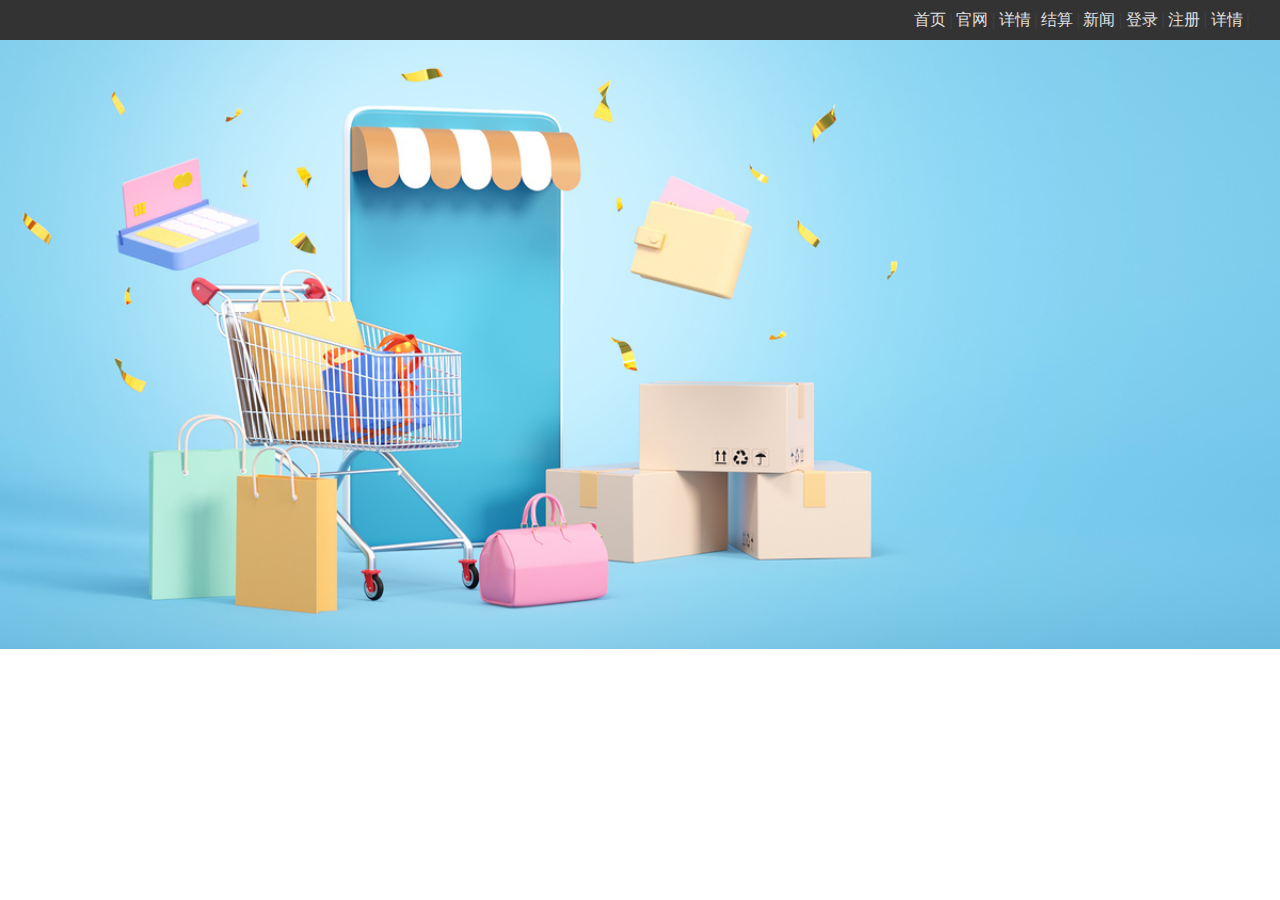
<file: web1/index.html>
<!DOCTYPE html>
<html>
	<head>
		<meta charset="UTF-8">
		<meta name="viewport" content="width=device-width, initial-scale=1.0">
		<title>Document</title>
		<link  rel="stylesheet" href="css/css.css">
	</head>
	<body>
		<!-- 黑色导航 start -->
		<div class="black-nav">
		    <div class="wrap">
		        <div class="black-nav-right">
		    	<li><a href="index.html" >首页</a><span>|</span></li>
		    	     <li><a href="guanwang.html" >官网</a><span>|</span></li>
		    	     <li><a href="detail1.html" >详情</a><span>|</span></li>
		    	     <li><a href="deal.html" >结算</a><span>|</span></li>
		    	<li><a href="./news.html" >新闻</a><span>|</span></li>
		    	<li><a href="./login.html" >登录</a><span>|</span></li>
		    	
		    	<li><a href="./register.html">注册</a><span>|</span></li>
		    	<li><a href="./detail.html" >详情</a><span>|</span></li>
		    	     </div>
		    </div>
		</div>
		<!-- 黑色导航 end -->
		
		<img src="img/1118.jpg" class="adapt-screen" />		
		</div>
	
	</body>	
</html>
</file>
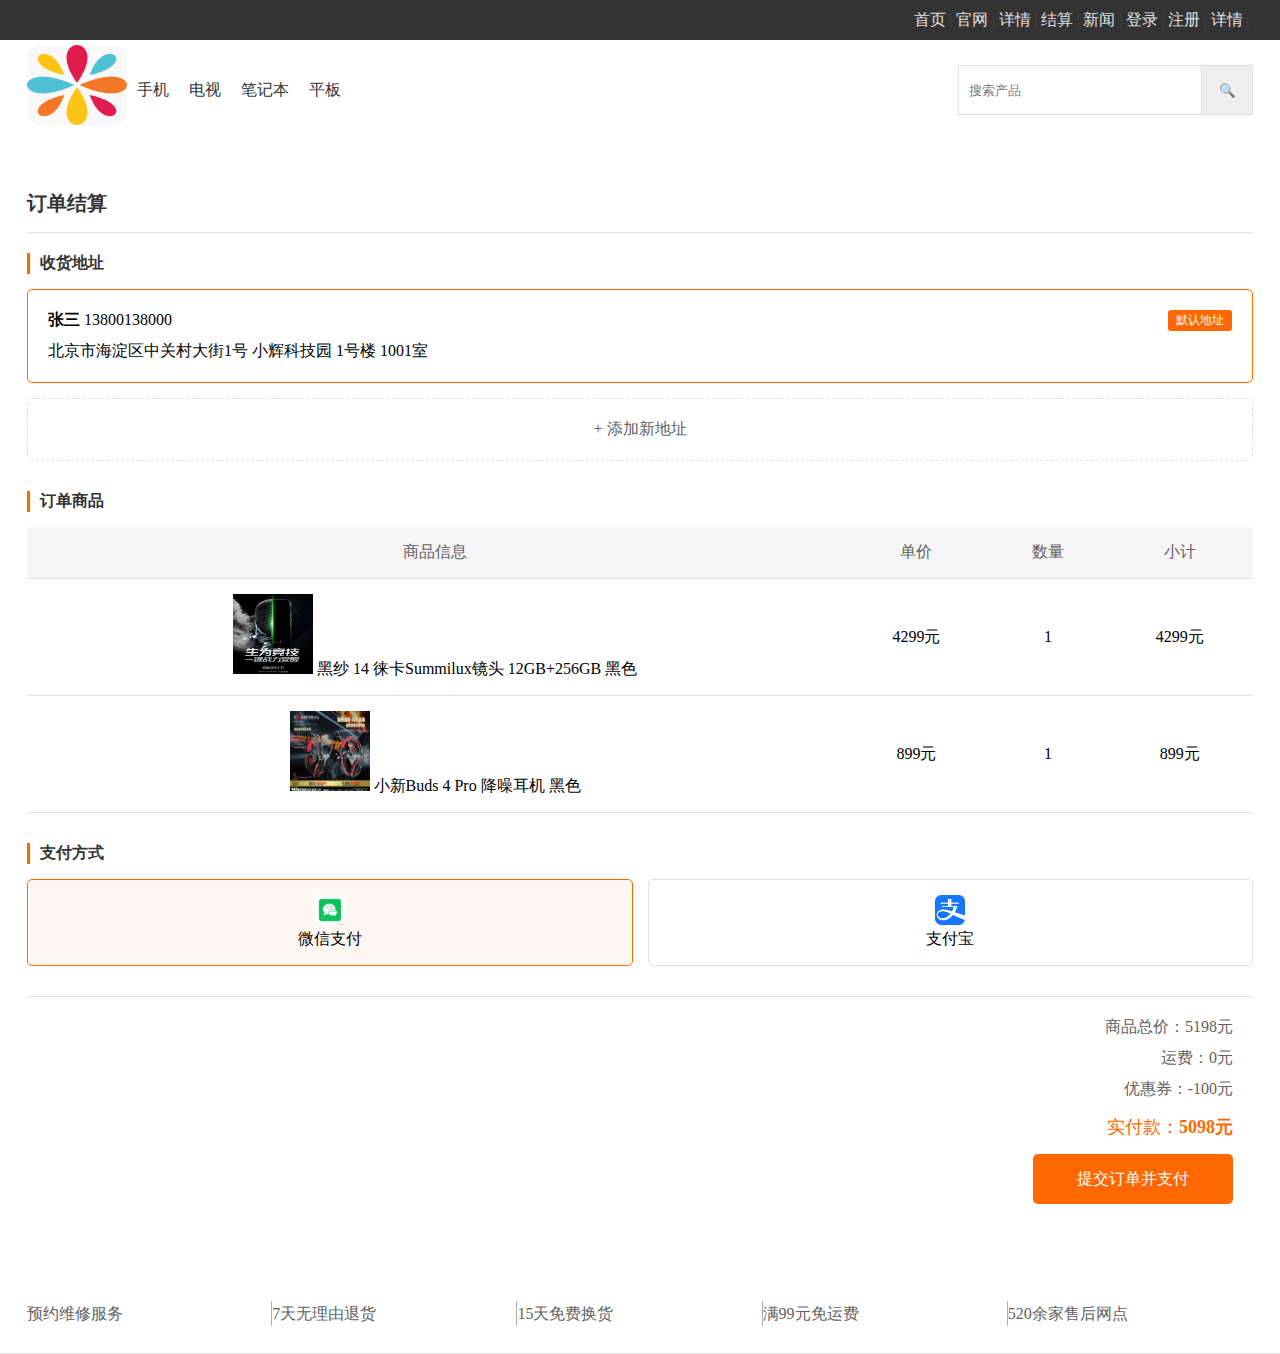
<file: web1/deal.html>
<!DOCTYPE html>
<html lang="en">
<head>
    <meta charset="UTF-8">
    <meta name="viewport" content="width=device-width, initial-scale=1.0">
    <title>结算页面</title>
    <link rel="stylesheet" href="css/css.css">
    <style>
        /* 结算页面特有样式 */
        .checkout-container {
            width: 1226px;
            margin: 30px auto;
            background-color: #fff;
            padding: 20px;
            border-radius: 5px;
        }
        .checkout-title {
            font-size: 20px;
            color: #333;
            padding-bottom: 15px;
            border-bottom: 1px solid #e0e0e0;
            margin-bottom: 20px;
        }
        .address-section, .order-section, .payment-section {
            margin-bottom: 30px;
        }
        .section-title {
            font-size: 16px;
            color: #333;
            margin-bottom: 15px;
            padding-left: 10px;
            border-left: 3px solid #ff6700;
        }
        .address-card {
            border: 1px solid #e0e0e0;
            padding: 20px;
            margin-bottom: 15px;
            border-radius: 5px;
            position: relative;
        }
        .address-card.active {
            border-color: #ff6700;
        }
        .address-card .default-tag {
            position: absolute;
            top: 20px;
            right: 20px;
            background-color: #ff6700;
            color: white;
            padding: 2px 8px;
            font-size: 12px;
            border-radius: 3px;
        }
        .address-info {
            margin-bottom: 10px;
        }
        .add-address {
            border: 1px dashed #e0e0e0;
            padding: 20px;
            text-align: center;
            color: #616161;
            cursor: pointer;
            border-radius: 5px;
        }
        .add-address:hover {
            border-color: #ff6700;
            color: #ff6700;
        }
        .order-table {
            width: 100%;
            border-collapse: collapse;
        }
        .order-table th, .order-table td {
            padding: 15px;
            text-align: center;
            border-bottom: 1px solid #e0e0e0;
        }
        .order-table th {
            background-color: #f5f5f5;
            color: #616161;
            font-weight: normal;
        }
        .product-img {
            width: 80px;
            height: 80px;
        }
        .payment-methods {
            display: flex;
            gap: 15px;
            margin-bottom: 20px;
        }
        .payment-method {
            flex: 1;
            border: 1px solid #e0e0e0;
            padding: 15px;
            text-align: center;
            cursor: pointer;
            border-radius: 5px;
        }
        .payment-method.active {
            border-color: #ff6700;
            background-color: rgba(255, 103, 0, 0.05);
        }
        .payment-method img {
            height: 30px;
        }
        .order-summary {
            text-align: right;
            padding: 20px;
            border-top: 1px solid #e0e0e0;
        }
        .summary-item {
            margin-bottom: 10px;
            color: #616161;
        }
        .summary-total {
            font-size: 18px;
            color: #ff6700;
            margin: 15px 0;
        }
        .pay-btn {
            width: 200px;
            height: 50px;
            background-color: #ff6700;
            color: white;
            border: none;
            font-size: 16px;
            border-radius: 5px;
            cursor: pointer;
        }
        .pay-btn:hover {
            background-color: #f25807;
        }
    </style>
</head>
<body>
    <!-- 黑色导航 start -->
    <div class="black-nav">
        <div class="wrap">
            <ul class="black-nav-right">
                <li><a href="index.html" >首页</a><span>|</span></li>
                <li><a href="guanwang.html" >官网</a><span>|</span></li>
                <li><a href="detail1.html" >详情</a><span>|</span></li>
                <li><a href="deal.html" >结算</a><span>|</span></li>
                <li><a href="./news.html" >新闻</a><span>|</span></li>
                <li><a href="./login.html" >登录</a><span>|</span></li>
             
				<li><a href="./register.html" >注册</a><span>|</span></li>
				<li><a href="./detail.html" >详情</a><span>|</span></li>
            </ul>
        </div>
    </div>
    <!-- 黑色导航 end -->

    <!-- 白色导航 start -->
    <div class="white-nav">
        <div class="wrap">
            <div class="logo">
                <img src="img/logo.png" alt="小米logo">
            </div>
            <div class="nav-bar">
                <ul>
                    <li><a href="#">手机</a></li>
                    <li><a href="#">电视</a></li>
                    <li><a href="#">笔记本</a></li>
                    <li><a href="#">平板</a></li>

                </ul>
            </div>
            <div class="search">
                <input type="text" placeholder="搜索产品">
                <button>🔍</button>
            </div>
        </div>
    </div>
    <!-- 白色导航 end -->

    <!-- 结算内容区 -->
    <div class="checkout-container">
        <h2 class="checkout-title">订单结算</h2>

        <!-- 收货地址区域 -->
        <div class="address-section">
            <h3 class="section-title">收货地址</h3>
            <div class="address-card active">
                <div class="default-tag">默认地址</div>
                <div class="address-info">
                    <strong>张三</strong> 13800138000
                </div>
                <div>北京市海淀区中关村大街1号 小辉科技园 1号楼 1001室</div>
            </div>
            <div class="add-address">+ 添加新地址</div>
        </div>

        <!-- 订单商品区域 -->
        <div class="order-section">
            <h3 class="section-title">订单商品</h3>
            <table class="order-table">
                <thead>
                    <tr>
                        <th>商品信息</th>
                        <th>单价</th>
                        <th>数量</th>
                        <th>小计</th>
                    </tr>
                </thead>
                <tbody>
                    <tr>
                        <td>
                            <img src="img/heisha.jpg" alt="Xiaomi 14" class="product-img">
                            <span>黑纱 14 徕卡Summilux镜头 12GB+256GB 黑色</span>
                        </td>
                        <td>4299元</td>
                        <td>1</td>
                        <td>4299元</td>
                    </tr>
                    <tr>
                        <td>
                            <img src="img/耳机.jpg" alt="小米Buds 4 Pro" class="product-img">
                            <span>小新Buds 4 Pro 降噪耳机 黑色</span>
                        </td>
                        <td>899元</td>
                        <td>1</td>
                        <td>899元</td>
                    </tr>
                </tbody>
            </table>
        </div>

        <!-- 支付方式区域 -->
        <div class="payment-section">
            <h3 class="section-title">支付方式</h3>
            <div class="payment-methods">
                <div class="payment-method active">
                    <img src="img/微信.jpg" alt="微信支付">
                    <p>微信支付</p>
                </div>
                <div class="payment-method">
                    <img src="img/支付宝.webp" alt="支付宝">
                    <p>支付宝</p>
                </div>
               
            </div>
        </div>

        <!-- 订单总结区域 -->
        <div class="order-summary">
            <div class="summary-item">商品总价：<span>5198元</span></div>
            <div class="summary-item">运费：<span>0元</span></div>
            <div class="summary-item">优惠券：<span>-100元</span></div>
            <div class="summary-total">实付款：<strong>5098元</strong></div>
            <button class="pay-btn">提交订单并支付</button>
        </div>
    </div>

    <!-- 页脚模块 -->
    <div class="footer-service">
        <div class="wrap">
            <ul>
                <li><a href="#">预约维修服务</a></li>
                <li><a href="#">7天无理由退货</a></li>
                <li><a href="#">15天免费换货</a></li>
                <li><a href="#">满99元免运费</a></li>
                <li><a href="#">520余家售后网点</a></li>
            </ul>
        </div>
    </div>
</body>
</html>
</file>
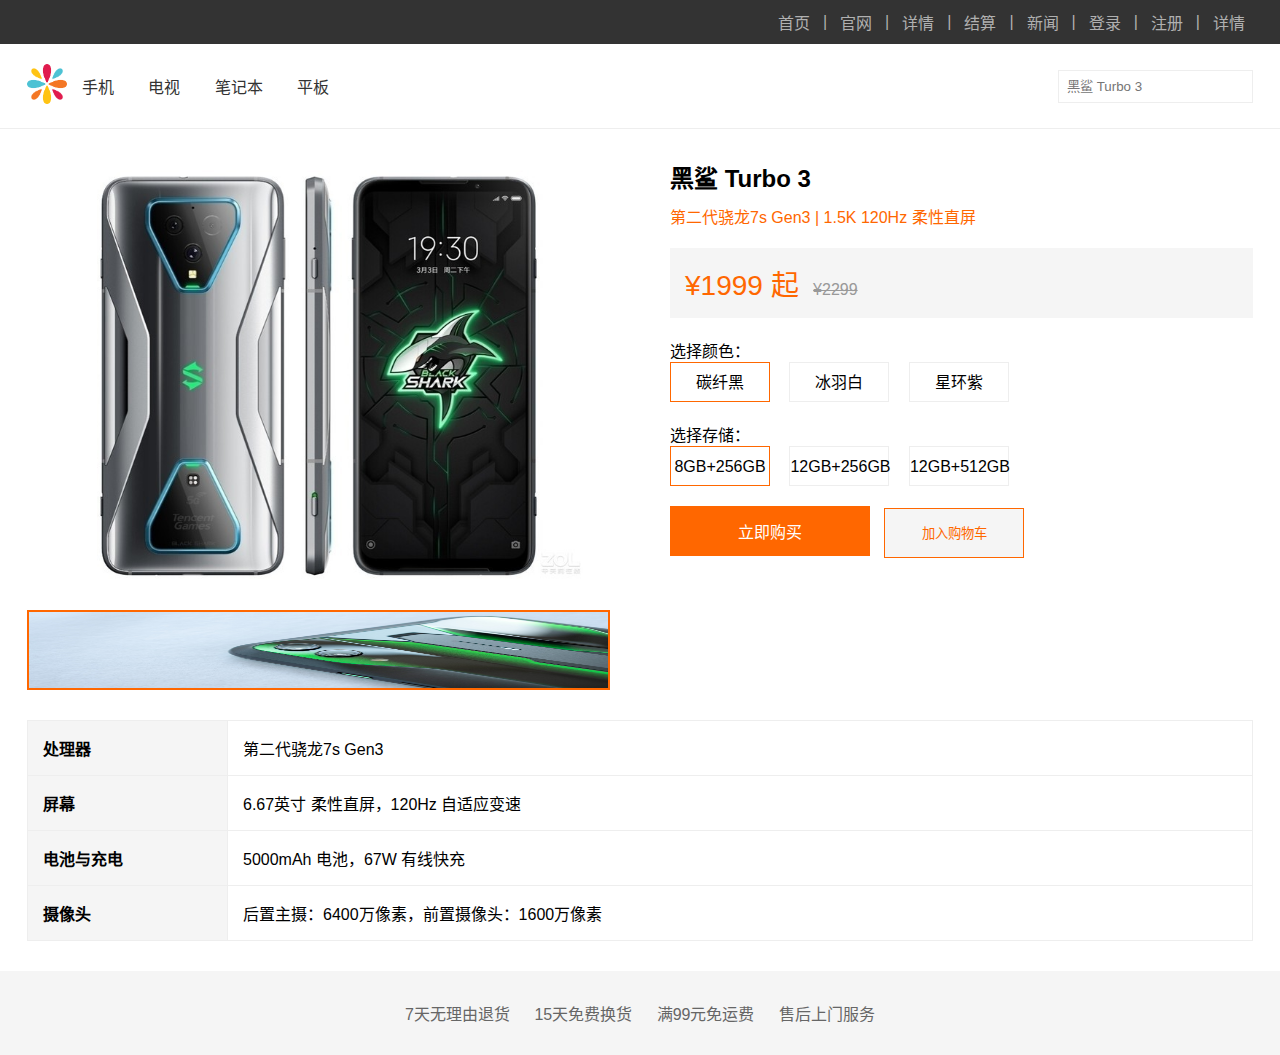
<file: web1/detail.html>
<!DOCTYPE html>
<html lang="zh-CN">
<head>
    <meta charset="UTF-8">
    <meta name="viewport" content="width=device-width, initial-scale=1.0">
    <title>heisha Turbo 3 - 黑鲨商城</title>
    <style>
        * { margin: 0; padding: 0; box-sizing: border-box; }
        body { font-family: Arial, sans-serif; }
        
        /* 导航样式 */
        .black-nav { background: #333; padding: 10px 0; }
        .wrap { width: 1226px; margin: 0 auto; display: flex; justify-content: space-between; }
        .black-nav a { color: #b0b0b0; text-decoration: none; margin: 0 8px; }
        .black-nav a:hover { color: #fff; }
        .black-nav ul { display: flex; list-style: none; }
        .black-nav li { display: flex; align-items: center; }
        .black-nav span { color: #b0b0b0; margin: 0 5px; }
        
        .white-nav { background: #fff; padding: 20px 0; border-bottom: 1px solid #eee; }
        .white-nav .wrap { align-items: center; }
        .logo img { height: 40px; }
        .nav-bar a { color: #333; text-decoration: none; margin: 0 15px; }
        .nav-bar a:hover { color: #ff6700; }
        .search { margin-left: auto; }
        .search input { padding: 8px; border: 1px solid #eee; }
        
        /* 产品详情样式 */
        .product-container { width: 1226px; margin: 30px auto; display: flex; gap: 60px; }
        .product-images { flex: 1; }
        .product-images img { width: 100%; }
        .thumbnail-list { display: flex; gap: 10px; margin-top: 10px; }
        .thumbnail { width: 80px; height: 80px; cursor: pointer; border: 2px solid transparent; }
        .thumbnail.active { border-color: #ff6700; }
        
        .product-info { flex: 1; }
        .product-title { font-size: 24px; margin-bottom: 10px; }
        .product-subtitle { color: #ff6700; margin-bottom: 20px; }
        .product-price { background: #f5f5f5; padding: 15px; margin-bottom: 20px; }
        .price-current { font-size: 28px; color: #ff6700; }
        .price-original { color: #999; text-decoration: line-through; margin-left: 10px; }
        
        .options { margin: 20px 0; }
        .option-item { display: inline-block; width: 100px; height: 40px; line-height: 40px; text-align: center; border: 1px solid #eee; margin-right: 15px; cursor: pointer; }
        .option-item.active { border-color: #ff6700; }
        
        .buy-btn { width: 200px; height: 50px; background: #ff6700; color: #fff; border: none; cursor: pointer; font-size: 16px; margin-right: 10px; }
        .cart-btn { width: 140px; height: 50px; background: #f5f5f5; color: #ff6700; border: 1px solid #ff6700; cursor: pointer; }
        
        .spec-table { width: 1226px; margin: 30px auto; border-collapse: collapse; }
        .spec-table th, .spec-table td { border: 1px solid #eee; padding: 15px; text-align: left; }
        .spec-table th { background: #f5f5f5; width: 200px; }
        
        .footer { background: #f5f5f5; padding: 30px 0; text-align: center; margin-top: 30px; }
        .footer a { color: #666; text-decoration: none; margin: 0 10px; }
    </style>
</head>
<body>
    <!-- 导航 -->
    <div class="black-nav">
        <div class="wrap">
            <ul>
                <li><a href="#"></a></li>
                <li><a href="#"></a></li>
                <li><a href="#"></a></li>
                <li><a href="#"></a></li>
            </ul>
            <ul>
                <li><a href="index.html" >首页</a><span>|</span></li>
                <li><a href="guanwang.html" >官网</a><span>|</span></li>
                <li><a href="detail1.html" >详情</a><span>|</span></li>
                <li><a href="deal.html" >结算</a><span>|</span></li>
                <li><a href="./news.html" >新闻</a><span>|</span></li>
                <li><a href="./login.html" >登录</a><span>|</span></li>
                <li><a href="./register.html" >注册</a><span>|</span></li>
                <li><a href="./detail.html" >详情</a></li>
            </ul>
        </div>
    </div>
    
    <div class="white-nav">
        <div class="wrap">
            <div class="logo">
                <img src="img/logo.png" alt="小米logo">
            </div>
            <div class="nav-bar">
                <a href="#">手机</a>
                <a href="#">电视</a>
                <a href="#">笔记本</a>
                <a href="#">平板</a>
            </div>
            <div class="search">
                <input type="text" placeholder="黑鲨 Turbo 3">
            </div>
        </div>
    </div>
    
    <!-- 产品详情 -->
    <div class="product-container">
        <div class="product-images">
            <img id="main-image" src="img/xiangqing.jpg" alt="Redmi Turbo 3">
            <div class="thumbnail-list">
                <img class="thumbnail active" src="img/xiangqing1.jpg" onclick="changeImage(this)">
            </div>
        </div>
        
        <div class="product-info">
            <h1 class="product-title">黑鲨 Turbo 3</h1>
            <p class="product-subtitle">第二代骁龙7s Gen3 | 1.5K 120Hz 柔性直屏</p>
            
            <div class="product-price">
                <span class="price-current">¥1999 起</span>
                <span class="price-original">¥2299</span>
            </div>
            
            <div class="options">
                <p>选择颜色：</p>
                <div class="option-item active" onclick="selectOption(this)">碳纤黑</div>
                <div class="option-item" onclick="selectOption(this)">冰羽白</div>
                <div class="option-item" onclick="selectOption(this)">星环紫</div>
            </div>
            
            <div class="options">
                <p>选择存储：</p>
                <div class="option-item active" onclick="selectOption(this)">8GB+256GB</div>
                <div class="option-item" onclick="selectOption(this)">12GB+256GB</div>
                <div class="option-item" onclick="selectOption(this)">12GB+512GB</div>
            </div>
            
            <button class="buy-btn">立即购买</button>
            <button class="cart-btn">加入购物车</button>
        </div>
    </div>
    
    <!-- 规格参数 -->
    <table class="spec-table">
        <tr>
            <th>处理器</th>
            <td>第二代骁龙7s Gen3</td>
        </tr>
        <tr>
            <th>屏幕</th>
            <td>6.67英寸 柔性直屏，120Hz 自适应变速</td>
        </tr>
        <tr>
            <th>电池与充电</th>
            <td>5000mAh 电池，67W 有线快充</td>
        </tr>
        <tr>
            <th>摄像头</th>
            <td>后置主摄：6400万像素，前置摄像头：1600万像素</td>
        </tr>
    </table>
    
    <!-- 页脚 -->
    <div class="footer">
        <a href="#">7天无理由退货</a>
        <a href="#">15天免费换货</a>
        <a href="#">满99元免运费</a>
        <a href="#">售后上门服务</a>
    </div>
    
    <script>
        function changeImage(el) {
            document.querySelectorAll('.thumbnail').forEach(t => t.classList.remove('active'));
            el.classList.add('active');
            document.getElementById('main-image').src = el.src;
        }
        
        function selectOption(el) {
            const siblings = Array.from(el.parentElement.querySelectorAll('.option-item'));
            siblings.forEach(s => s.classList.remove('active'));
            el.classList.add('active');
        }
    </script>
</body>
</html>
</file>
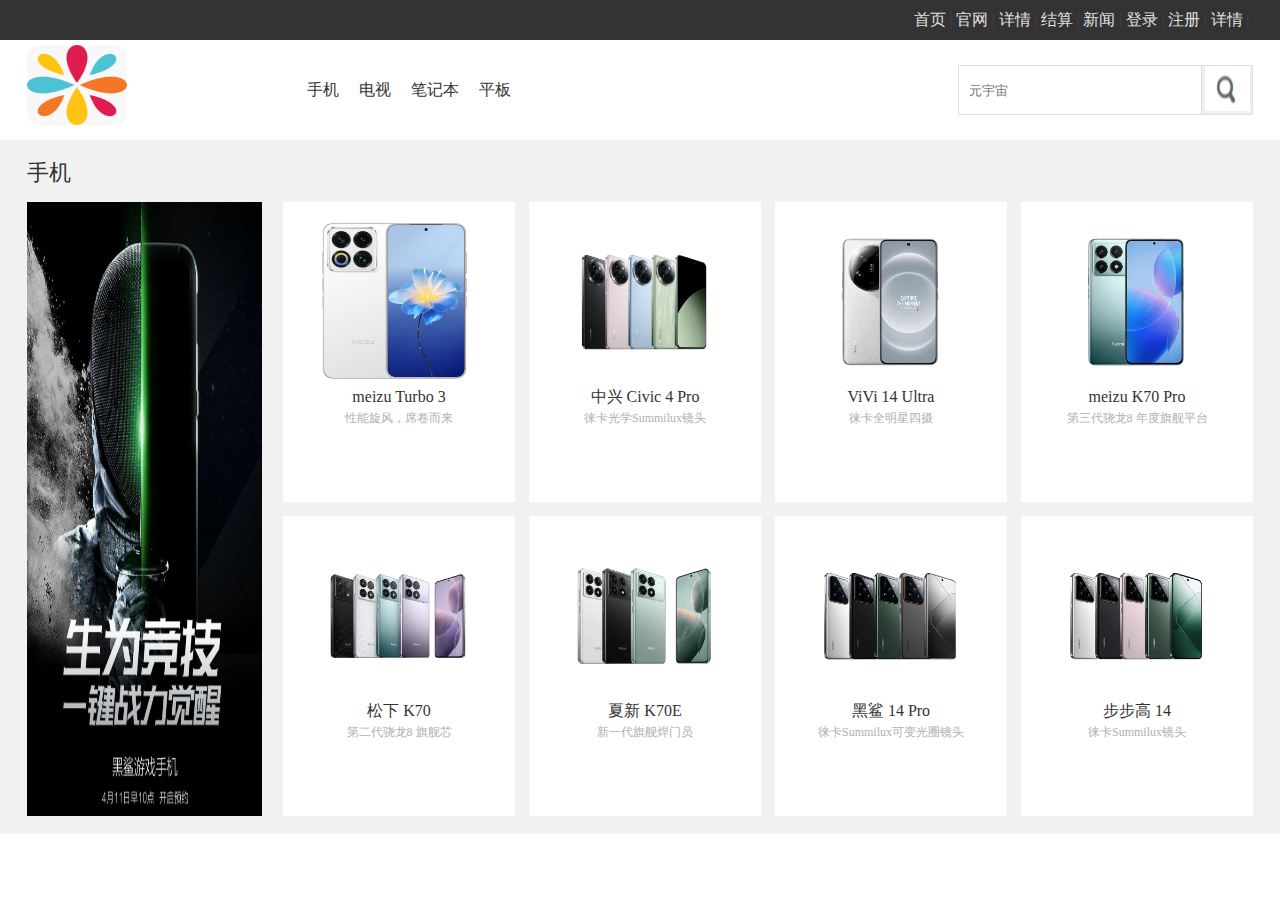
<file: web1/detail1.html>
<!DOCTYPE html>
<html lang="en">
<head>
    <meta charset="UTF-8">
    <meta name="viewport" content="width=device-width, initial-scale=1.0">
    <title>Document</title>
    <link  rel="stylesheet" href="css/css.css">
</head>
<body>
    <!-- 黑色导航 start -->
    <div class="black-nav">
        <div class="wrap">
            <div class="black-nav-right">
           <li><a href="index.html" >首页</a><span>|</span></li>
                <li><a href="guanwang.html" >官网</a><span>|</span></li>
                <li><a href="detail1.html" >详情</a><span>|</span></li>
                <li><a href="deal.html" >结算</a><span>|</span></li>
           <li><a href="./news.html" >新闻</a><span>|</span></li>
           <li><a href="./login.html" >登录</a><span>|</span></li>
           
           <li><a href="./register.html" >注册</a><span>|</span></li>
		   <li><a href="./detail.html" >详情</a><span>|</span></li>
             </div>
        </div>
    </div>
    <!-- 黑色导航 end -->
    <!-- 白色导航 start -->
    <div class="white-nav">
        <div class="wrap">
            <div class="logo">
                <img src="img/logo.png" alt="" >
            </div>
            <div class="nav-bar">
                <ul>
                    <li><a href="#" class="tpbox"></a></li>
                    <li><a href="detail1.html">手机</a></li>
                    <li><a href="tv.html">电视</a></li>
                    <li><a href="laptop.html">笔记本</a></li>
                    <li><a href="pad.html">平板</a></li>
                </ul>
            </div>
            <div class="search">
                <input type="text" placeholder="元宇宙">
                <button class="iconfont"><img src="img/小米搜索.png" /></button>
            </div>
        </div>
    </div>
 
      <div class="box1">
        <div class="wrap">
            <!-- 手机模块 start -->
            <div class="phone"></div>
            <div class="title">手机</div>
            <div class="phone-box">
                <div class="phone-box-left">
                    <a href="#">
                        <img src="img/heisha.jpg" alt="">
                    </a>
                </div>
                <div class="phone-box-right">
                    <div class="item">
                        <a href="#">
                            <img src="img/meizu1.png" alt="">
                            <p class="item-name">meizu Turbo 3</p>
                            <p class="item-desc">性能旋风，席卷而来</p>
                        </a>
                    </div>
                    <div class="item">
                        <a href="#">
                            <img src="img/sj-2.jpg" alt="">
                            <p class="item-name">中兴 Civic 4 Pro</p>
                            <p class="item-desc">徕卡光学Summilux镜头</p>
                        </a>
                    </div>
                    <div class="item">
                        <a href="#">
                            <img src="img/sj-3.jpg" alt="">
                            <p class="item-name">ViVi 14 Ultra</p>
                            <p class="item-desc">徕卡全明星四摄</p>
                        </a>
                    </div>
                    <div class="item">
                        <a href="#">
                            <img src="img/sj-4.jpg" alt="">
                            <p class="item-name">meizu K70 Pro</p>
                            <p class="item-desc">第三代骁龙8 年度旗舰平台</p>
                        </a>
                    </div>
                    <div class="item">
                        <a href="#">
                            <img src="img/sj-5.jpg" alt="">
                            <p class="item-name">松下 K70</p>
                            <p class="item-desc">第二代骁龙8 旗舰芯</p>
                        </a>
                    </div>
                    <div class="item">
                        <a href="#">
                            <img src="img/sj-6.jpg" alt="">
                            <p class="item-name">夏新 K70E</p>
                            <p class="item-desc">新一代旗舰焊门员</p>
                        </a>
                    </div>
                    <div class="item">
                        <a href="#">
                            <img src="img/sj-7.jpg" alt="">
                            <p class="item-name">黑鲨 14 Pro</p>
                            <p class="item-desc">徕卡Summilux可变光圈镜头</p>
                        </a>
                    </div>
                    <div class="item">
                        <a href="#">
                            <img src="img/sj-8.jpg" alt="">
                            <p class="item-name">步步高 14</p>
                            <p class="item-desc">徕卡Summilux镜头</p>
                        </a>
                    </div>
                </div>
             </div>
            <!-- 手机模块 end-->
           
             </div>
        </div>
      </div>
     <!-- 内容模块end -->
   
</body>
</html>
</file>
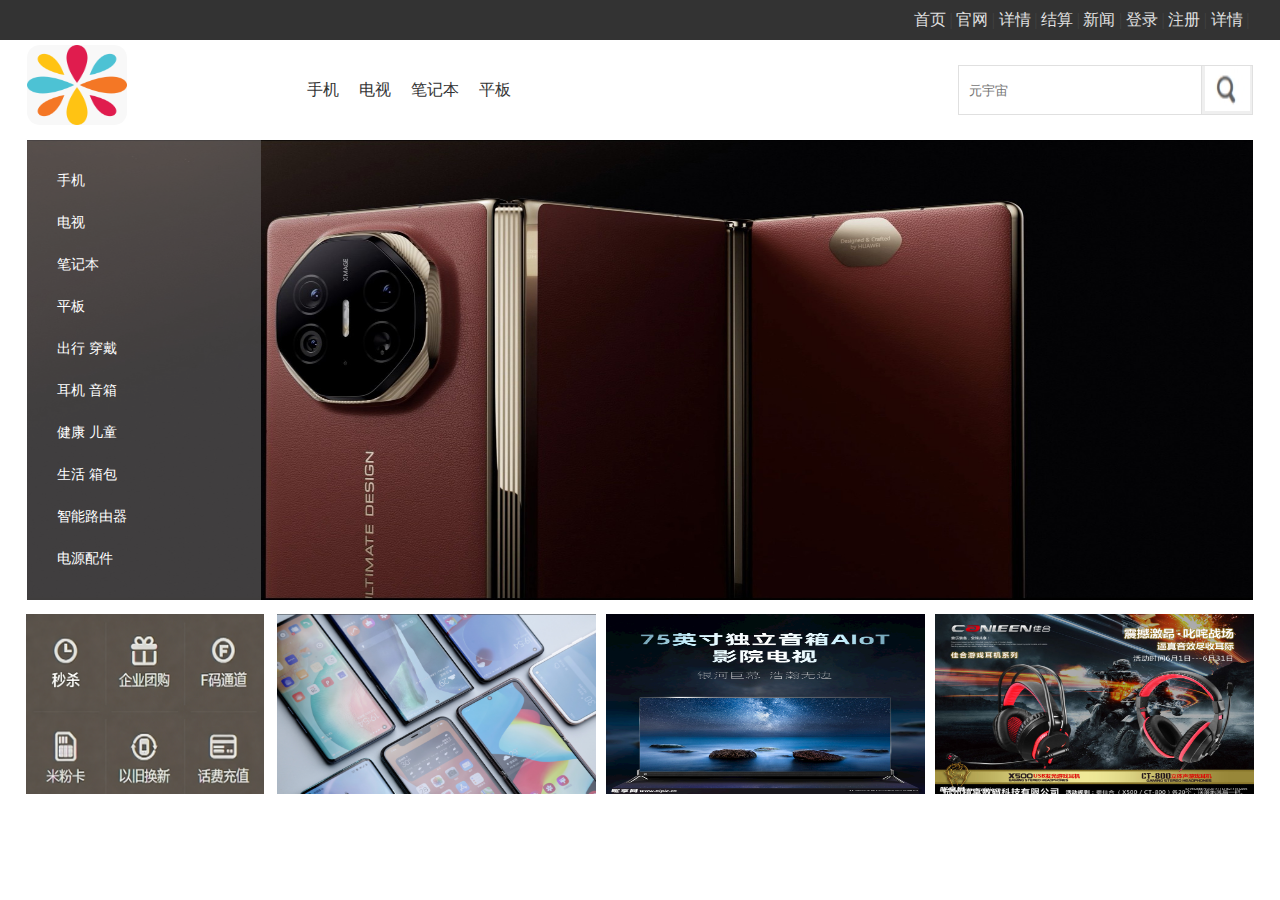
<file: web1/guanwang.html>
<!DOCTYPE html>
<html lang="en">
<head>
    <meta charset="UTF-8">
    <meta name="viewport" content="width=device-width, initial-scale=1.0">
    <title>Document</title>
    <link  rel="stylesheet" href="css/css.css">
</head>
<body>
   
    <div class="black-nav">
        <div class="wrap">
            <div class="black-nav-right">
			<li><a href="index.html" >首页</a><span>|</span></li>
			     <li><a href="guanwang.html" >官网</a><span>|</span></li>
			     <li><a href="detail1.html" >详情</a><span>|</span></li>
			     <li><a href="deal.html" >结算</a><span>|</span></li>
			<li><a href="./news.html">新闻</a><span>|</span></li>
			<li><a href="./login.html" >登录</a><span>|</span></li>
			
			<li><a href="./register.html" >注册</a><span>|</span></li>
			<li><a href="./detail.html">详情</a><span>|</span></li>
			     </div>
        </div>
    </div>
    <!-- 黑色导航 end -->
    <!-- 白色导航 start -->
    <div class="white-nav">
        <div class="wrap">
            <div class="logo">
                <img src="img/logo.png" alt="" >
            </div>
            <div class="nav-bar">
                <ul>
                    <li><a href="#" class="tpbox"></a></li>
                    <li><a href="detail1.html">手机</a></li>
                    <li><a href="tv.html">电视</a></li>
                    <li><a href="laptop.html">笔记本</a></li>
                    <li><a href="pad.html">平板</a></li>
                </ul>
            </div>
            <div class="search">
                <input type="text" placeholder="元宇宙">
                <button class="iconfont"><img src="img/小米搜索.png" /></button>
            </div>
        </div>
    </div>
    <!-- 白色导航 end -->
    <!-- 垂直导航栏start -->
    <div class="vertical">
        <div class="wrap">
            <img src="img/phone.jpg" alt="">    
            <div class="slide">
                <ul>
                    <li><a href="detail1.html">手机</a></li>
                    <li><a href="tv.html">电视</a></li>
                    <li><a href="laptop.html">笔记本</a></li>
                    <li><a href="pad.html">平板</a></li>
                    <li><a href="#">出行 穿戴</a></li>
                    <li><a href="#">耳机 音箱</a></li>
                    <li><a href="#">健康 儿童</a></li>
                    <li><a href="#">生活 箱包</a></li>
                    <li><a href="#">智能路由器</a></li>
                    <li><a href="#">电源配件</a></li>
                </ul>
            </div>
        </div>
    </div>
    <!-- 垂直导航栏end -->
    <!-- 广告块 start -->
     <div class="box">
        <dic class="wrap">
            <div class="adbox"><img src="img/8.png" alt=""></div>
            <div class="imgbox"><img src="img/phone1.png" alt=""></div>
            <div class="imgbox"><img src="img/dianshi.jpg" alt=""></div>
            <div class="imgbox"><img src="img/耳机.jpg" alt=""></div>
        </dic>
     </div>

  
        <!-- 页脚模块 end -->
</body>
</html>
</file>
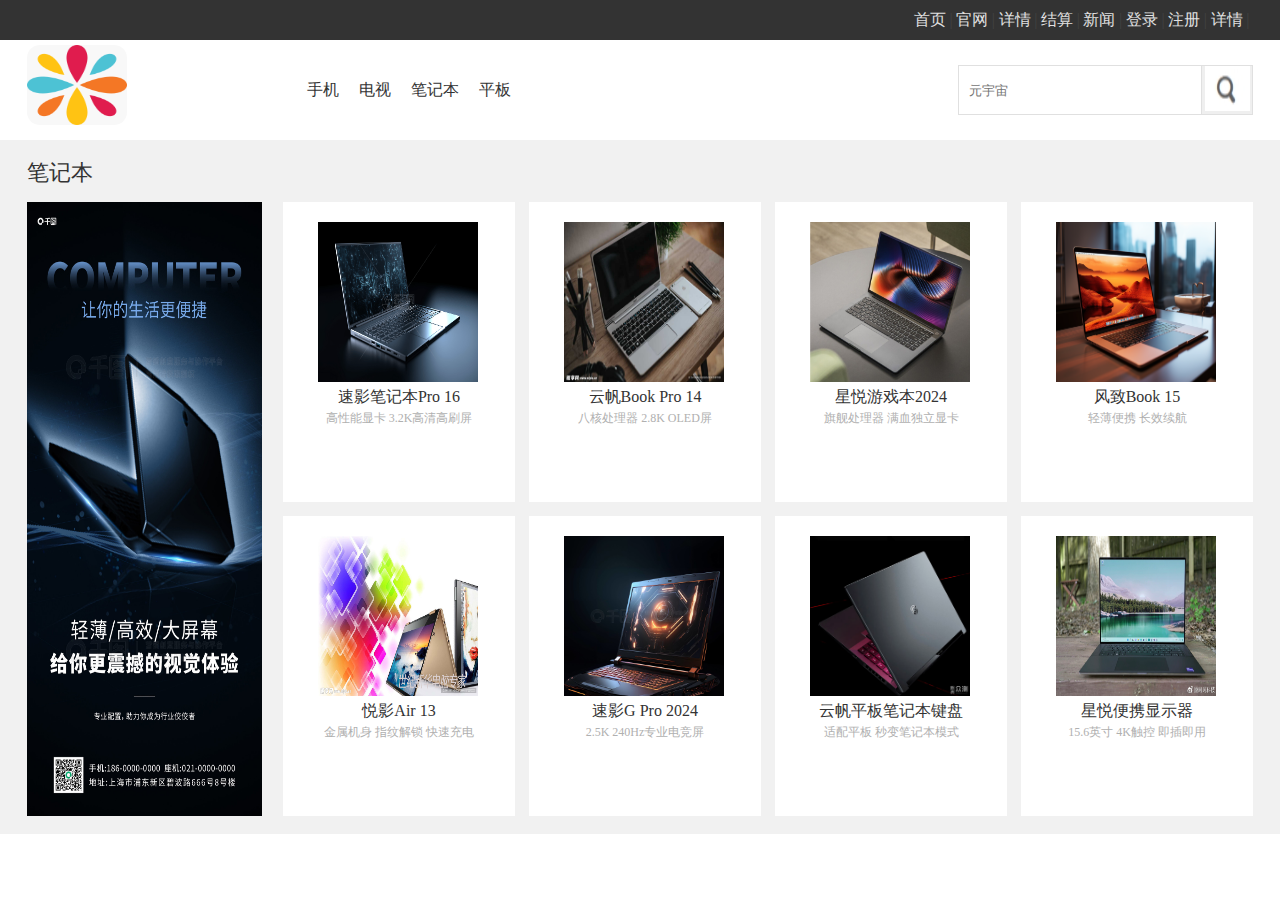
<file: web1/laptop.html>
<!DOCTYPE html>
<html lang="en">
<head>
    <meta charset="UTF-8">
    <meta name="viewport" content="width=device-width, initial-scale=1.0">
    <title>笔记本详情页</title>
    <link  rel="stylesheet" href="css/css.css">
</head>
<body>
    <!-- 黑色导航 start -->
    <div class="black-nav">
        <div class="wrap">
            <div class="black-nav-right">
           <li><a href="index.html" >首页</a><span>|</span></li>
                <li><a href="guanwang.html" >官网</a><span>|</span></li>
                <li><a href="detail1.html" >详情</a><span>|</span></li>
                <li><a href="./deal.html" >结算</a><span>|</span></li>
           <li><a href="./news.html" >新闻</a><span>|</span></li>
           <li><a href="./login.html" >登录</a><span>|</span></li>
           <li><a href="./register.html" >注册</a><span>|</span></li>
           		   <li><a href="./detail.html" >详情</a><span>|</span></li>

             </div>
        </div>
    </div>
    <!-- 黑色导航 end -->
    <!-- 白色导航 start -->
    <div class="white-nav">
        <div class="wrap">
            <div class="logo">
                <img src="img/logo.png" alt="" >
            </div>
            <div class="nav-bar">
                <ul>
                    <li><a href="#" class="tpbox"></a></li>
                    <li><a href="detail1.html">手机</a></li>
                    <li><a href="tv.html">电视</a></li>
                    <li><a href="laptop.html">笔记本</a></li>
                    <li><a href="pad.html">平板</a></li>

                </ul>
            </div>
            <div class="search">
                <input type="text" placeholder="元宇宙">
                <button class="iconfont"><img src="img/小米搜索.png" /></button>
            </div>
        </div>
    </div>
 
      <div class="box1">
        <div class="wrap">
            <!-- 笔记本模块 start -->
            <div class="laptop"></div>
            <div class="title">笔记本</div>
            <div class="phone-box"> <!-- 复用phone-box样式 -->
                <div class="phone-box-left">
                    <a href="#">
                        <img src="img/laptop-main.jpg" alt="笔记本主图">
                    </a>
                </div>
                <div class="phone-box-right">
                    <div class="item">
                        <a href="#">
                            <img src="img/laptop1.png" alt="">
                            <p class="item-name">速影笔记本Pro 16</p>
                            <p class="item-desc">高性能显卡 3.2K高清高刷屏</p>
                        </a>
                    </div>
                    <div class="item">
                        <a href="#">
                            <img src="img/laptop-2.jpg" alt="">
                            <p class="item-name">云帆Book Pro 14</p>
                            <p class="item-desc">八核处理器 2.8K OLED屏</p>
                        </a>
                    </div>
                    <div class="item">
                        <a href="#">
                            <img src="img/laptop-3.png" alt="">
                            <p class="item-name">星悦游戏本2024</p>
                            <p class="item-desc">旗舰处理器 满血独立显卡</p>
                        </a>
                    </div>
                    <div class="item">
                        <a href="#">
                            <img src="img/laptop-4.png" alt="">
                            <p class="item-name">风致Book 15</p>
                            <p class="item-desc">轻薄便携 长效续航</p>
                        </a>
                    </div>
                    <div class="item">
                        <a href="#">
                            <img src="img/laptop-5.jpg" alt="">
                            <p class="item-name">悦影Air 13</p>
                            <p class="item-desc">金属机身 指纹解锁 快速充电</p>
                        </a>
                    </div>
                    <div class="item">
                        <a href="#">
                            <img src="img/laptop-6.jpg" alt="">
                            <p class="item-name">速影G Pro 2024</p>
                            <p class="item-desc">2.5K 240Hz专业电竞屏</p>
                        </a>
                    </div>
                    <div class="item">
                        <a href="#">
                            <img src="img/laptop-7.png" alt="">
                            <p class="item-name">云帆平板笔记本键盘</p>
                            <p class="item-desc">适配平板 秒变笔记本模式</p>
                        </a>
                    </div>
                    <div class="item">
                        <a href="#">
                            <img src="img/laptop-8.jpg" alt="">
                            <p class="item-name">星悦便携显示器</p>
                            <p class="item-desc">15.6英寸 4K触控 即插即用</p>
                        </a>
                    </div>
                </div>
             </div>
            <!-- 笔记本模块 end-->
             </div>
        </div>
      </div>
     <!-- 内容模块end -->
</body>
</html>
</file>
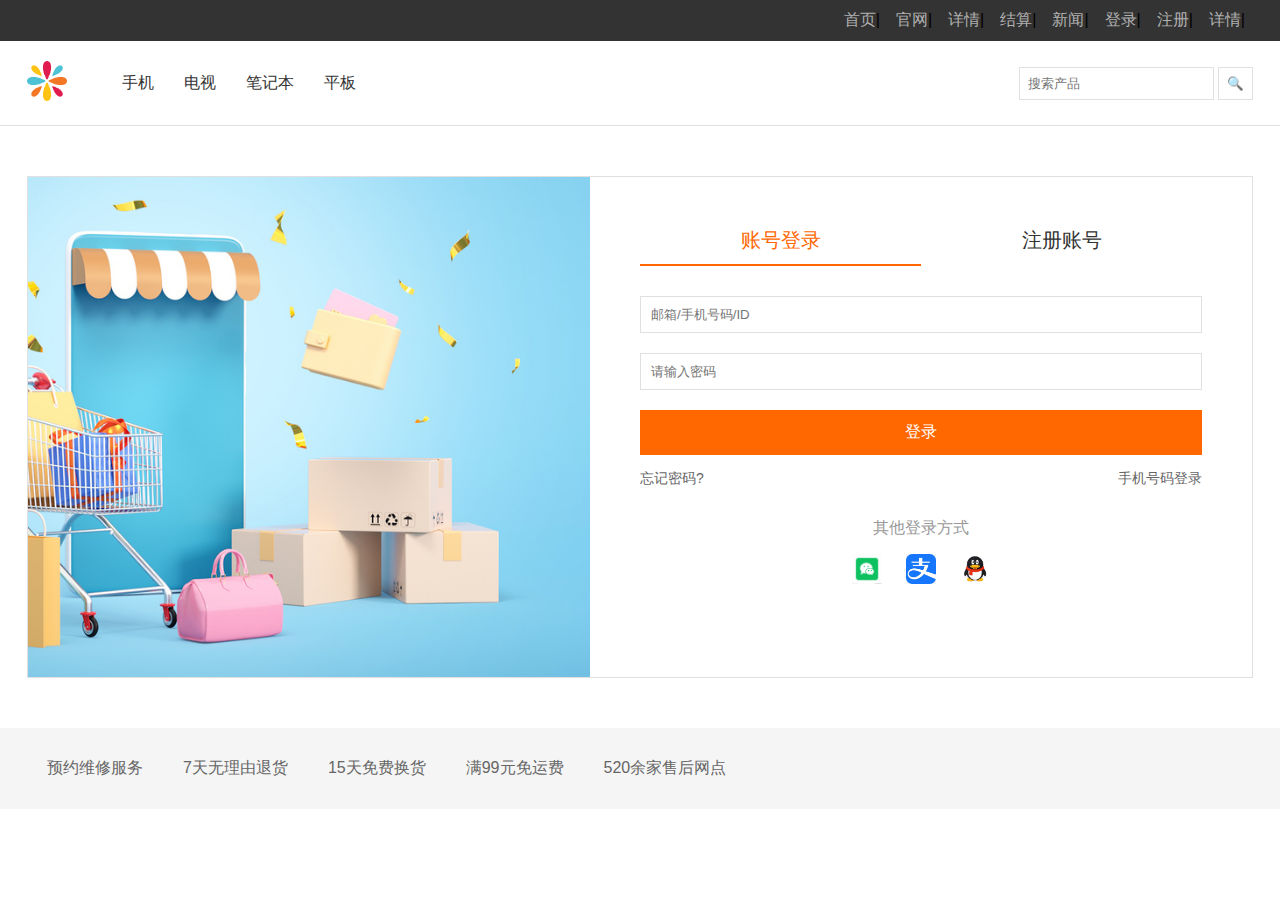
<file: web1/login.html>
<!DOCTYPE html>
<html lang="en">
<head>
    <meta charset="UTF-8">
    <meta name="viewport" content="width=device-width, initial-scale=1.0">
    <title>账号登录</title>
    <style>
        * { margin: 0; padding: 0; box-sizing: border-box; }
        body { font-family: Arial, sans-serif; }
        
        /* 导航样式 */
        .black-nav { background: #333; padding: 10px 0; }
        .wrap { width: 1226px; margin: 0 auto; display: flex; justify-content: space-between; }
        .black-nav-left, .black-nav-right { display: flex; list-style: none; }
        .black-nav li { margin: 0 8px; }
        .black-nav a { color: #b0b0b0; text-decoration: none; }
        .black-nav a:hover { color: #fff; }
        
        /* 白色导航栏 - 与其他页面保持一致 */
        .white-nav { background: #fff; padding: 20px 0; border-bottom: 1px solid #e0e0e0; }
        .white-nav .wrap { align-items: center; }
        .logo img { height: 40px; }
        .nav-bar ul { display: flex; list-style: none; margin-left: 40px; }
        .nav-bar li { margin: 0 15px; }
        .nav-bar a { color: #333; text-decoration: none; }
        .nav-bar a:hover { color: #ff6700; }
        .search { margin-left: auto; }
        .search input { padding: 8px; border: 1px solid #e0e0e0; }
        .search button { padding: 8px; border: 1px solid #e0e0e0; background: #fff; cursor: pointer; }
        
        /* 登录区域样式 */
        .login-container { width: 1226px; margin: 50px auto; display: flex; background: #fff; border: 1px solid #e0e0e0; }
        .login-bg { 
            flex: 1; 
            background: url('img/1118.jpg') no-repeat center; /* 使用现有小米产品图片 */
            background-size: cover; 
            min-height: 500px; /* 确保图片区域有足够高度 */
        }
        .login-form { flex: 1; padding: 50px; }
        .form-tabs { display: flex; margin-bottom: 30px; }
        .form-tabs a { flex: 1; text-align: center; font-size: 20px; text-decoration: none; color: #333; padding-bottom: 10px; }
        .form-tabs a.active { color: #ff6700; border-bottom: 2px solid #ff6700; }
        .form-group { margin-bottom: 20px; }
        .form-group input { width: 100%; padding: 10px; border: 1px solid #e0e0e0; }
        .login-btn { width: 100%; padding: 12px; background: #ff6700; color: #fff; border: none; cursor: pointer; font-size: 16px; }
        .form-links { display: flex; justify-content: space-between; margin: 15px 0; }
        .form-links a { color: #666; text-decoration: none; font-size: 14px; }
        .form-links a:hover { color: #ff6700; }
        .other-login { text-align: center; margin-top: 30px; }
        .other-login p { color: #999; margin-bottom: 15px; }
        .other-login a { margin: 0 10px; }
        .other-login img { width: 30px; height: 30px; }
        
        /* 页脚样式 */
        .footer-service { margin-top: 50px; padding: 30px 0; background: #f5f5f5; }
        .footer-service ul { display: flex; list-style: none; justify-content: center; }
        .footer-service li { margin: 0 20px; }
        .footer-service a { color: #666; text-decoration: none; }
    </style>
</head>
<body>
    <!-- 黑色导航 start -->
    <div class="black-nav">
   <div class="wrap">
       <ul class="black-nav-left">
           <li><a href="#"><span></span></a></li>
           <li><a href="#"><span></span></a></li>
           <li><a href="#"><span></span></a></li>
           <li><a href="#"><span></span></a></li>
           <li><a href="#"><span></span></a></li>
           <li><a href="#"><span></span></a></li>
           <li><a href="#"><span></span></a></li>
         
       </ul>
       <div class="black-nav-right">
   	<li><a href="index.html" >首页</a><span>|</span></li>
   	     <li><a href="guanwang.html" >官网</a><span>|</span></li>
   	     <li><a href="detail1.html" >详情</a><span>|</span></li>
   	     <li><a href="deal.html" >结算</a><span>|</span></li>
   	<li><a href="./news.html" >新闻</a><span>|</span></li>
   	<li><a href="./login.html" >登录</a><span>|</span></li>
   	
   	<li><a href="./register.html" >注册</a><span>|</span></li>
   	<li><a href="./detail.html" >详情</a><span>|</span></li>
   	     </div>
   </div>
    </div>
    <!-- 黑色导航 end -->

    <!-- 白色导航栏 - 与其他页面保持一致 -->
    <div class="white-nav">
        <div class="wrap">
            <div class="logo">
                <img src="img/logo.png" alt="小米logo">
            </div>
            <div class="nav-bar">
                <ul>
                    <li><a href="#">手机</a></li>
                    <li><a href="#">电视</a></li>
                    <li><a href="#">笔记本</a></li>
                    <li><a href="#">平板</a></li>
                </ul>
            </div>
            <div class="search">
                <input type="text" placeholder="搜索产品">
                <button>🔍</button>
            </div>
        </div>
    </div>
    <!-- 白色导航栏 end -->

    <!-- 登录主体内容区 -->
    <div class="login-container">
        <div class="login-bg"></div> <!-- 左侧图片区域 -->
        <div class="login-form">
            <div class="form-tabs">
                <a href="#" class="active">账号登录</a>
                <a href="#">注册账号</a>
            </div>
            
            <div class="form-group">
                <input type="text" placeholder="邮箱/手机号码/ID">
            </div>
            
            <div class="form-group">
                <input type="password" placeholder="请输入密码">
            </div>
            
            <button class="login-btn">登录</button>
            
            <div class="form-links">
                <a href="#">忘记密码?</a>
                <a href="#">手机号码登录</a>
            </div>
            
            <div class="other-login">
                <p>其他登录方式</p>
                <a href="#"><img src="img/微信.jpg" alt="微信登录"></a>
                <a href="#"><img src="img/支付宝.webp" alt="支付宝登录"></a>
                <a href="#"><img src="img/QQ.jpg" alt="QQ登录"></a>
            </div>
        </div>
    </div>

    <!-- 页脚模块 -->
    <div class="footer-service">
        <div class="wrap">
            <ul>
                <li><a href="#">预约维修服务</a></li>
                <li><a href="#">7天无理由退货</a></li>
                <li><a href="#">15天免费换货</a></li>
                <li><a href="#">满99元免运费</a></li>
                <li><a href="#">520余家售后网点</a></li>
            </ul>
        </div>
    </div>
</body>
</html>
</file>
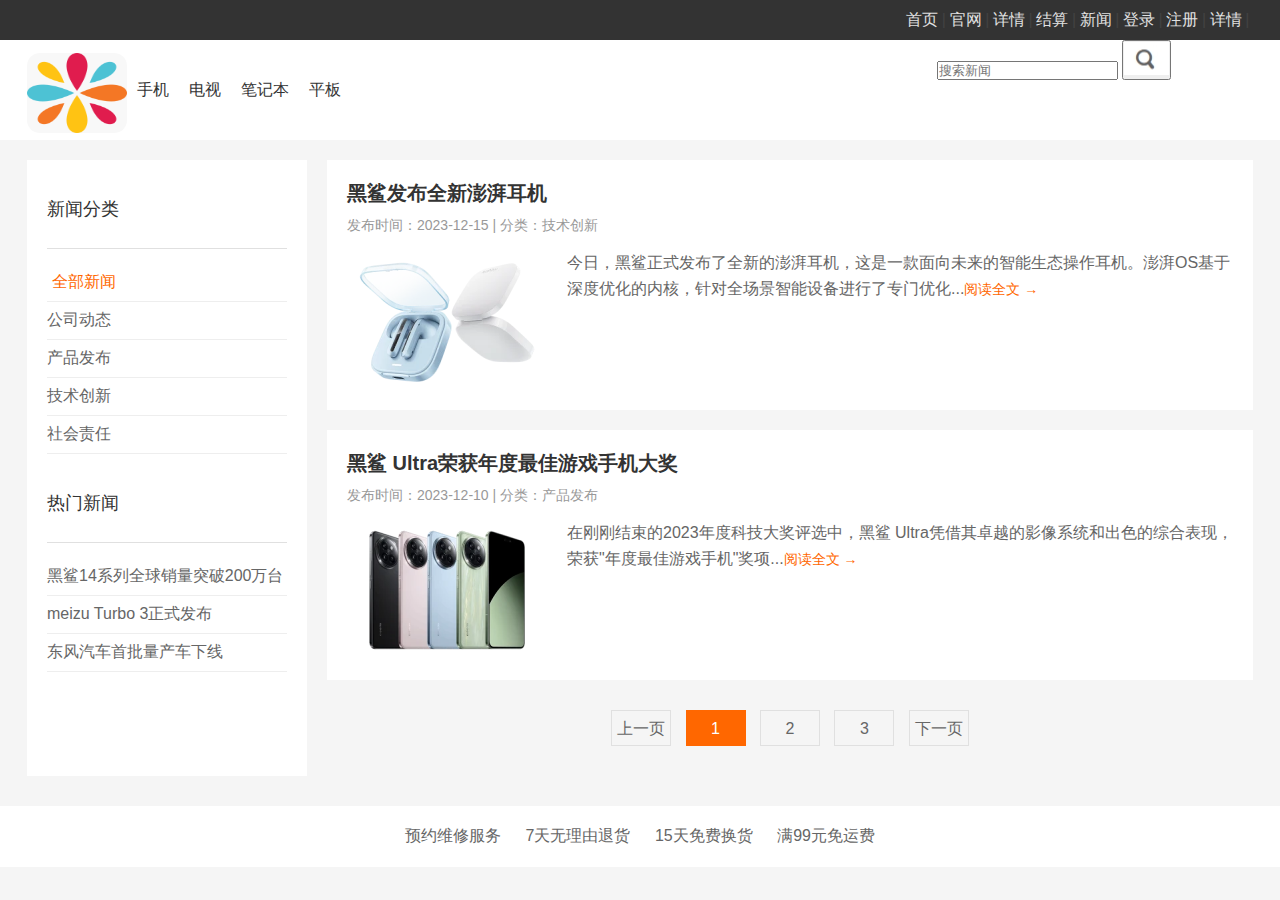
<file: web1/news.html>
<!DOCTYPE html>
<html lang="en">
<head>
    <meta charset="UTF-8">
    <meta name="viewport" content="width=device-width, initial-scale=1.0">
    <title>新闻中心</title>
    <link rel="stylesheet" href="css/css.css">
    <style>
        * { margin: 0; padding: 0; box-sizing: border-box; }
        body { font-family: Arial, sans-serif; background-color: #f5f5f5; }
        
        /* 导航样式补充 */
        .header-wrap {
            width: 1226px;
            margin: 0 auto;
            display: flex;
            align-items: center;
        }
        
        /* 新闻内容样式 */
        .news-container { width: 1226px; margin: 20px auto; display: flex; gap: 20px; }
        .sidebar { width: 280px; background: #fff; padding: 20px; }
        .main { flex: 1; }
        
        .title { font-size: 18px; padding-bottom: 10px; border-bottom: 1px solid #e0e0e0; margin-bottom: 15px; }
        .category-item { padding: 8px 0; border-bottom: 1px solid #eee; }
        .category-item a { color: #666; text-decoration: none; display: block; }
        .category-item a:hover, .category-item a.active { color: #ff6700; padding-left: 5px; }
        
        .news-card { background: #fff; padding: 20px; margin-bottom: 20px; }
        .news-title { font-size: 20px; margin-bottom: 10px; }
        .news-title a { color: #333; text-decoration: none; }
        .news-title a:hover { color: #ff6700; }
        .news-meta { color: #999; font-size: 14px; margin-bottom: 15px; }
        
        .news-summary { display: flex; gap: 20px; }
        .news-img { width: 200px; height: 140px; object-fit: cover; }
        .news-content { flex: 1; color: #666; line-height: 1.6; }
        .read-more { color: #ff6700; text-decoration: none; font-size: 14px; }
        
        .pagination { text-align: center; margin: 30px 0; }
        .page-btn { display: inline-block; width: 60px; height: 36px; line-height: 36px; border: 1px solid #e0e0e0; margin: 0 5px; color: #666; text-decoration: none; }
        .page-btn:hover, .page-btn.active { background: #ff6700; color: #fff; border-color: #ff6700; }
        
        .footer { background: #fff; padding: 20px 0; text-align: center; margin-top: 30px; }
        .footer a { color: #666; text-decoration: none; margin: 0 10px; }
    </style>
</head>
<body>
    <!-- 黑色导航 start -->
    <div class="black-nav">
       <div class="wrap">
           <div class="black-nav-right">
       	<li><a href="index.html" >首页</a><span>|</span></li>
       	     <li><a href="guanwang.html" >官网</a><span>|</span></li>
       	     <li><a href="detail1.html" >详情</a><span>|</span></li>
       	     <li><a href="deal.html" >结算</a><span>|</span></li>
       	<li><a href="./news.html" >新闻</a><span>|</span></li>
       	<li><a href="./login.html" >登录</a><span>|</span></li>
       	
       	<li><a href="./register.html" >注册</a><span>|</span></li>
       	<li><a href="./detail.html" >详情</a><span>|</span></li>
       	     </div>
       </div>
    </div>
    <!-- 黑色导航 end -->

    <!-- 白色导航 start -->
    <div class="white-nav">
        <div class="header-wrap">
            <div class="logo">
                <img src="img/logo.png" alt="小米logo">
            </div>
            <div class="nav-bar">
                <ul>
                    <li><a href="#">手机</a></li>
                    <li><a href="#">电视</a></li>
                    <li><a href="#">笔记本</a></li>
                    <li><a href="#">平板</a></li>
                </ul>
            </div>
            <div class="search">
                <input type="text" placeholder="搜索新闻">
                <button class="iconfont"><img src="img/小米搜索.png" /></button>
            </div>
        </div>
    </div>
    <!-- 白色导航 end -->

    <!-- 新闻内容区 -->
    <div class="news-container">
        <!-- 侧边栏 -->
        <div class="sidebar">
            <h3 class="title">新闻分类</h3>
            <div class="category-item"><a href="#" class="active">全部新闻</a></div>
            <div class="category-item"><a href="#">公司动态</a></div>
            <div class="category-item"><a href="#">产品发布</a></div>
            <div class="category-item"><a href="#">技术创新</a></div>
            <div class="category-item"><a href="#">社会责任</a></div>
            
            <h3 class="title" style="margin-top:20px;">热门新闻</h3>
            <div class="category-item"><a href="#">黑鲨14系列全球销量突破200万台</a></div>
            <div class="category-item"><a href="#">meizu Turbo 3正式发布</a></div>
            <div class="category-item"><a href="#">东风汽车首批量产车下线</a></div>
        </div>

        <!-- 主内容区 -->
        <div class="main">
            <!-- 新闻卡片1 -->
            <div class="news-card">
                <h2 class="news-title"><a href="#">黑鲨发布全新澎湃耳机</a></h2>
                <div class="news-meta">发布时间：2023-12-15 | 分类：技术创新</div>
                <div class="news-summary">
                    <img src="img/zn-2.jpg" alt="澎湃OS" class="news-img">
                    <div class="news-content">
                        <p>今日，黑鲨正式发布了全新的澎湃耳机，这是一款面向未来的智能生态操作耳机。澎湃OS基于深度优化的内核，针对全场景智能设备进行了专门优化...<a href="#" class="read-more">阅读全文 →</a></p>
                    </div>
                </div>
            </div>

            <!-- 新闻卡片2 -->
            <div class="news-card">
                <h2 class="news-title"><a href="#">黑鲨 Ultra荣获年度最佳游戏手机大奖</a></h2>
                <div class="news-meta">发布时间：2023-12-10 | 分类：产品发布</div>
                <div class="news-summary">
                    <img src="img/sj-2.jpg" alt="小米14 Ultra" class="news-img">
                    <div class="news-content">
                        <p>在刚刚结束的2023年度科技大奖评选中，黑鲨 Ultra凭借其卓越的影像系统和出色的综合表现，荣获"年度最佳游戏手机"奖项...<a href="#" class="read-more">阅读全文 →</a></p>
                    </div>
                </div>
            </div>

            <!-- 分页 -->
            <div class="pagination">
                <a href="#" class="page-btn">上一页</a>
                <a href="#" class="page-btn active">1</a>
                <a href="#" class="page-btn">2</a>
                <a href="#" class="page-btn">3</a>
                <a href="#" class="page-btn">下一页</a>
            </div>
        </div>
    </div>

    <!-- 页脚 -->
    <div class="footer">
        <a href="#">预约维修服务</a>
        <a href="#">7天无理由退货</a>
        <a href="#">15天免费换货</a>
        <a href="#">满99元免运费</a>
    </div>
</body>
</html>
</file>
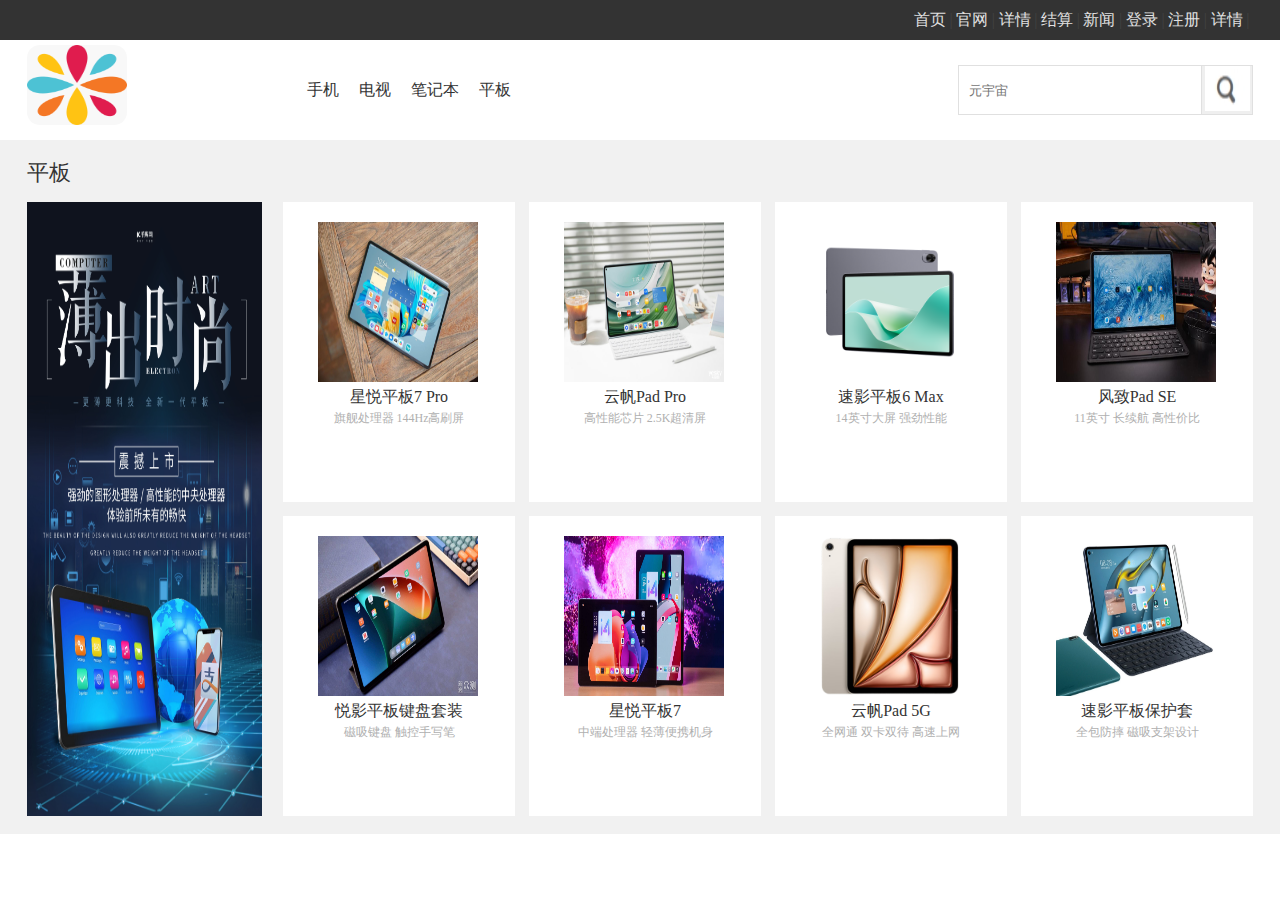
<file: web1/pad.html>
<!DOCTYPE html>
<html lang="en">
<head>
    <meta charset="UTF-8">
    <meta name="viewport" content="width=device-width, initial-scale=1.0">
    <title>平板详情页</title>
    <link  rel="stylesheet" href="css/css.css">
</head>
<body>
    <!-- 黑色导航 start -->
    <div class="black-nav">
        <div class="wrap">
            <div class="black-nav-right">
           <li><a href="index.html" >首页</a><span>|</span></li>
                <li><a href="guanwang.html" >官网</a><span>|</span></li>
                <li><a href="detail1.html" >详情</a><span>|</span></li>
                <li><a href="./deal.html" >结算</a><span>|</span></li>
           <li><a href="./news.html" >新闻</a><span>|</span></li>
           <li><a href="./login.html" >登录</a><span>|</span></li>
           <li><a href="./register.html" >注册</a><span>|</span></li>
           		   <li><a href="./detail.html" >详情</a><span>|</span></li>

             </div>
        </div>
    </div>
    <!-- 黑色导航 end -->
    <!-- 白色导航 start -->
    <div class="white-nav">
        <div class="wrap">
            <div class="logo">
                <img src="img/logo.png" alt="" >
            </div>
            <div class="nav-bar">
                <ul>
                    <li><a href="#" class="tpbox"></a></li>
                    <li><a href="detail1.html">手机</a></li>
                    <li><a href="tv.html">电视</a></li>
                    <li><a href="laptop.html">笔记本</a></li>
                    <li><a href="pad.html">平板</a></li>

                </ul>
            </div>
            <div class="search">
                <input type="text" placeholder="元宇宙">
                <button class="iconfont"><img src="img/小米搜索.png" /></button>
            </div>
        </div>
    </div>
 
      <div class="box1">
        <div class="wrap">
            <!-- 平板模块 start -->
            <div class="pad"></div>
            <div class="title">平板</div>
            <div class="phone-box"> <!-- 复用phone-box样式 -->
                <div class="phone-box-left">
                    <a href="#">
                        <img src="img/pad-main.jpg" alt="平板主图">
                    </a>
                </div>
                <div class="phone-box-right">
                    <div class="item">
                        <a href="#">
                            <img src="img/pad-1.jpg" alt="">
                            <p class="item-name">星悦平板7 Pro</p>
                            <p class="item-desc">旗舰处理器 144Hz高刷屏</p>
                        </a>
                    </div>
                    <div class="item">
                        <a href="#">
                            <img src="img/pad-2.png" alt="">
                            <p class="item-name">云帆Pad Pro</p>
                            <p class="item-desc">高性能芯片 2.5K超清屏</p>
                        </a>
                    </div>
                    <div class="item">
                        <a href="#">
                            <img src="img/pad-3.png" alt="">
                            <p class="item-name">速影平板6 Max</p>
                            <p class="item-desc">14英寸大屏 强劲性能</p>
                        </a>
                    </div>
                    <div class="item">
                        <a href="#">
                            <img src="img/pad-4.jpg" alt="">
                            <p class="item-name">风致Pad SE</p>
                            <p class="item-desc">11英寸 长续航 高性价比</p>
                        </a>
                    </div>
                    <div class="item">
                        <a href="#">
                            <img src="img/pad-5.png" alt="">
                            <p class="item-name">悦影平板键盘套装</p>
                            <p class="item-desc">磁吸键盘 触控手写笔</p>
                        </a>
                    </div>
                    <div class="item">
                        <a href="#">
                            <img src="img/pad-6.jpg" alt="">
                            <p class="item-name">星悦平板7</p>
                            <p class="item-desc">中端处理器 轻薄便携机身</p>
                        </a>
                    </div>
                    <div class="item">
                        <a href="#">
                            <img src="img/pad-7.png" alt="">
                            <p class="item-name">云帆Pad 5G</p>
                            <p class="item-desc">全网通 双卡双待 高速上网</p>
                        </a>
                    </div>
                    <div class="item">
                        <a href="#">
                            <img src="img/pad-8.jpg" alt="">
                            <p class="item-name">速影平板保护套</p>
                            <p class="item-desc">全包防摔 磁吸支架设计</p>
                        </a>
                    </div>
                </div>
             </div>
            <!-- 平板模块 end-->
             </div>
        </div>
      </div>
     <!-- 内容模块end -->
</body>
</html>
</file>
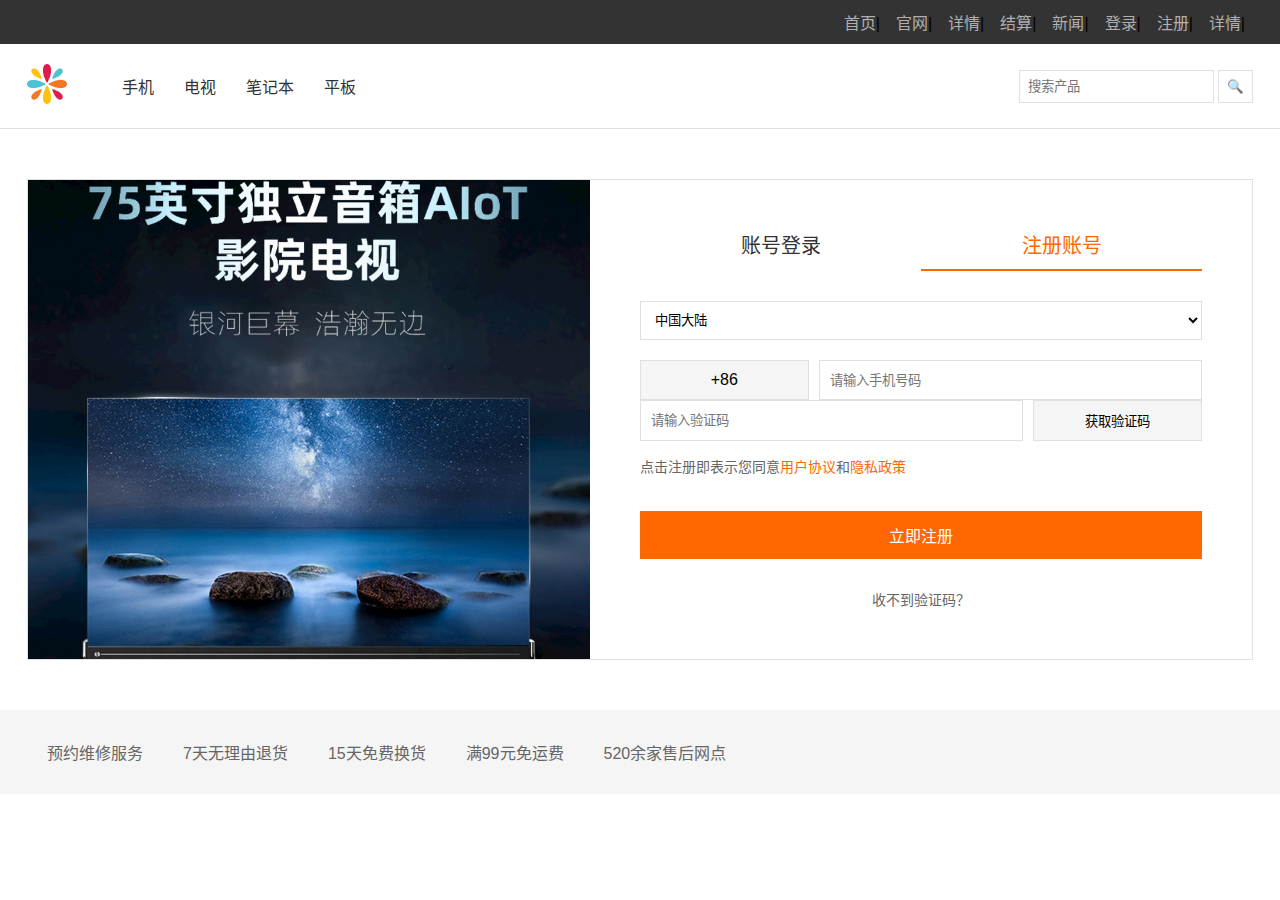
<file: web1/register.html>
<!DOCTYPE html>
<html lang="zh-CN">
<head>
    <meta charset="UTF-8">
    <meta name="viewport" content="width=device-width, initial-scale=1.0">
    <title>小米账号注册</title>
    <style>
        * { margin: 0; padding: 0; box-sizing: border-box; }
        body { font-family: Arial, sans-serif; }
        
        /* 导航样式 */
        .black-nav { background: #333; padding: 10px 0; }
        .wrap { width: 1226px; margin: 0 auto; display: flex; justify-content: space-between; }
        .black-nav-left, .black-nav-right { display: flex; list-style: none; }
        .black-nav li { margin: 0 8px; }
        .black-nav a { color: #b0b0b0; text-decoration: none; }
        .black-nav a:hover { color: #fff; }
        /* 白色导航栏 - 与其他页面保持一致 */
        .white-nav { background: #fff; padding: 20px 0; border-bottom: 1px solid #e0e0e0; }
        .white-nav .wrap { align-items: center; }
        .logo img { height: 40px; }
        .nav-bar ul { display: flex; list-style: none; margin-left: 40px; }
        .nav-bar li { margin: 0 15px; }
        .nav-bar a { color: #333; text-decoration: none; }
        .nav-bar a:hover { color: #ff6700; }
        .search { margin-left: auto; }
        .search input { padding: 8px; border: 1px solid #e0e0e0; }
        .search button { padding: 8px; border: 1px solid #e0e0e0; background: #fff; cursor: pointer; }
        
        /* 注册区域样式 */
        .register-container { width: 1226px; margin: 50px auto; display: flex; background: #fff; border: 1px solid #e0e0e0; }
        .register-bg { 
            flex: 1; 
            background: url('img/dianshi.jpg') no-repeat center; /* 使用现有小米广告图片 */
            background-size: cover; 
        }
        .register-form { flex: 1; padding: 50px; }
        .form-tabs { display: flex; margin-bottom: 30px; }
        .form-tabs a { flex: 1; text-align: center; font-size: 20px; text-decoration: none; color: #333; padding-bottom: 10px; }
        .form-tabs a.active { color: #ff6700; border-bottom: 2px solid #ff6700; }
        
        .form-group { margin-bottom: 20px; }
        .form-group select { width: 100%; padding: 10px; border: 1px solid #e0e0e0; background-color: #fff; }
        
        .phone-group { display: flex; gap: 10px; }
        .phone-code { width: 30%; padding: 10px; border: 1px solid #e0e0e0; text-align: center; background-color: #f5f5f5; }
        .phone-input { flex: 1; padding: 10px; border: 1px solid #e0e0e0; }
        
        .verify-group { display: flex; gap: 10px; }
        .verify-input { flex: 2; padding: 10px; border: 1px solid #e0e0e0; }
        .verify-btn { width: 30%; padding: 10px; border: 1px solid #e0e0e0; background-color: #f5f5f5; cursor: pointer; }
        
        .register-btn { width: 100%; padding: 12px; background: #ff6700; color: #fff; border: none; cursor: pointer; font-size: 16px; margin-top: 20px; }
        
        .agreement { margin: 15px 0; font-size: 14px; color: #666; }
        .agreement a { color: #ff6700; text-decoration: none; }
        
        .help-link { text-align: center; margin-top: 30px; }
        .help-link a { color: #666; text-decoration: none; font-size: 14px; }
        .help-link a:hover { color: #ff6700; }
        
        /* 页脚样式 */
        .footer-service { margin-top: 50px; padding: 30px 0; background: #f5f5f5; }
        .footer-service ul { display: flex; list-style: none; justify-content: center; }
        .footer-service li { margin: 0 20px; }
        .footer-service a { color: #666; text-decoration: none; }
    </style>
</head>
<body>
    <!-- 黑色导航 start -->
    <div class="black-nav">
        <div class="wrap">
            <ul class="black-nav-left">
                <li><a href="#"><span></span></a></li>
                <li><a href="#"><span></span></a></li>
                <li><a href="#"><span></span></a></li>
                <li><a href="#"><span></span></a></li>
                <li><a href="#"><span></span></a></li>
                <li><a href="#"><span></span></a></li>
                <li><a href="#"><span></span></a></li>
              
            </ul>
            <div class="black-nav-right">
        	<li><a href="index.html" >首页</a><span>|</span></li>
        	     <li><a href="guanwang.html" >官网</a><span>|</span></li>
        	     <li><a href="detail1.html" >详情</a><span>|</span></li>
        	     <li><a href="deal.html" >结算</a><span>|</span></li>
        	<li><a href="./news.html" >新闻</a><span>|</span></li>
        	<li><a href="./login.html" >登录</a><span>|</span></li>
        	
        	<li><a href="./register.html" >注册</a><span>|</span></li>
        	<li><a href="./detail.html" >详情</a><span>|</span></li>
        	     </div>
        </div>
    </div>
    <!-- 黑色导航 end -->

    <!-- 白色导航栏 - 与其他页面保持一致 -->
    <div class="white-nav">
        <div class="wrap">
            <div class="logo">
                <img src="img/logo.png" alt="小米logo">
            </div>
            <div class="nav-bar">
                <ul>
                    <li><a href="#">手机</a></li>
                    <li><a href="#">电视</a></li>
                    <li><a href="#">笔记本</a></li>
                    <li><a href="#">平板</a></li>
                </ul>
            </div>
            <div class="search">
                <input type="text" placeholder="搜索产品">
                <button>🔍</button>
            </div>
        </div>
    </div>
    <!-- 白色导航栏 end -->

    <!-- 注册主体内容区 -->
    <div class="register-container">
        <div class="register-bg"></div>
        <div class="register-form">
            <div class="form-tabs">
                <a href="login.html">账号登录</a>
                <a href="#" class="active">注册账号</a>
            </div>
            
            <div class="form-group">
                <select>
                    <option value="CN">中国大陆</option>
                    <option value="HK">中国香港</option>
                    <option value="TW">中国台湾</option>
                    <option value="US">美国</option>
                    <option value="JP">日本</option>
                </select>
            </div>
            
            <div class="phone-group">
                <div class="phone-code">+86</div>
                <input type="tel" class="phone-input" placeholder="请输入手机号码">
            </div>
            
            <div class="verify-group">
                <input type="text" class="verify-input" placeholder="请输入验证码">
                <button class="verify-btn">获取验证码</button>
            </div>
            
            <div class="agreement">
                点击注册即表示您同意<a href="#">用户协议</a>和<a href="#">隐私政策</a>
            </div>
            
            <button class="register-btn">立即注册</button>
            
            <div class="help-link">
                <a href="#">收不到验证码？</a>
            </div>
        </div>
    </div>

    <!-- 页脚模块 -->
    <div class="footer-service">
        <div class="wrap">
            <ul>
                <li><a href="#">预约维修服务</a></li>
                <li><a href="#">7天无理由退货</a></li>
                <li><a href="#">15天免费换货</a></li>
                <li><a href="#">满99元免运费</a></li>
                <li><a href="#">520余家售后网点</a></li>
            </ul>
        </div>
    </div>
</body>
</html>
</file>
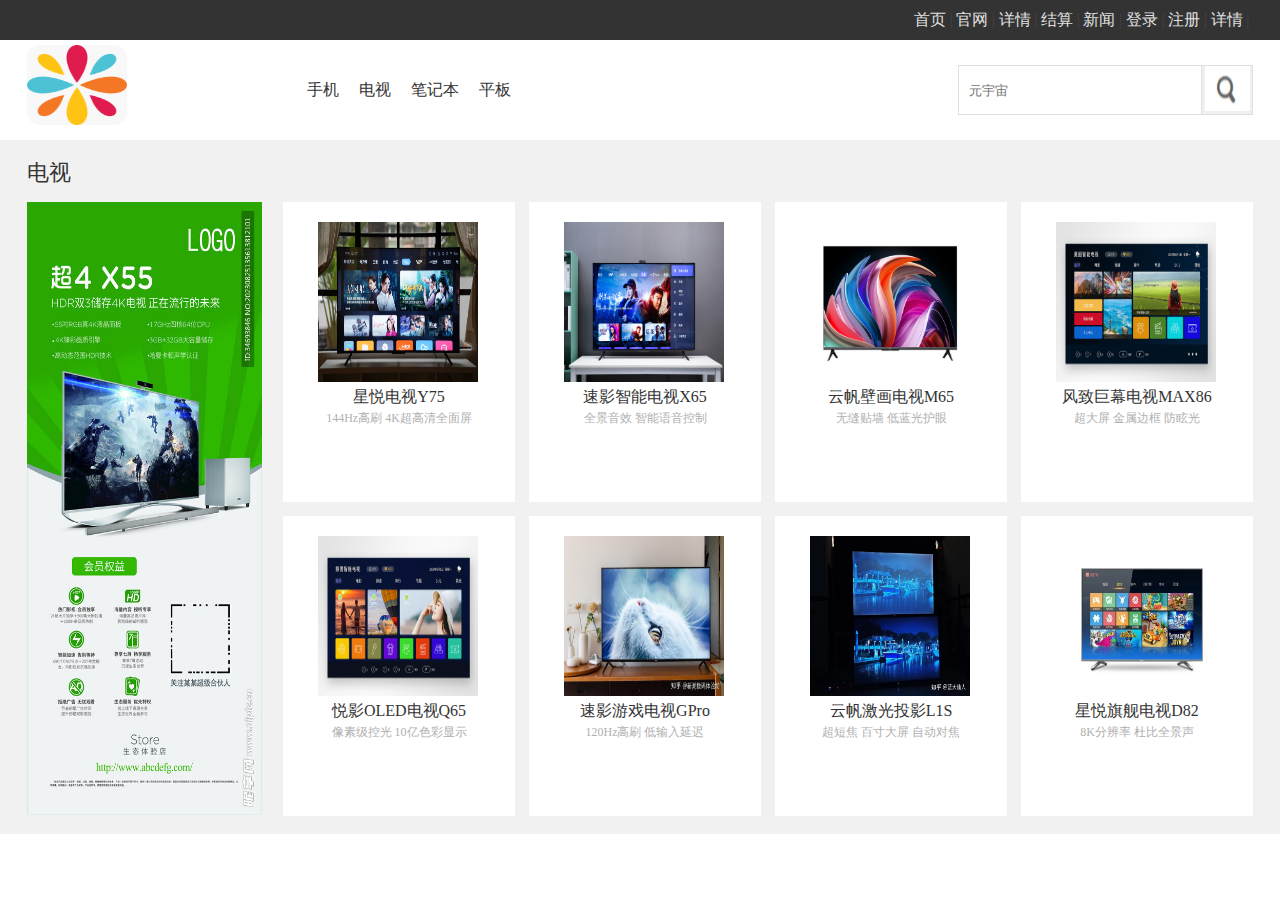
<file: web1/tv.html>
<!DOCTYPE html>
<html lang="en">
<head>
    <meta charset="UTF-8">
    <meta name="viewport" content="width=device-width, initial-scale=1.0">
    <title>电视详情页</title>
    <link  rel="stylesheet" href="css/css.css">
</head>
<body>
    <!-- 黑色导航 start -->
    <div class="black-nav">
        <div class="wrap">
            <div class="black-nav-right">
           <li><a href="index.html" >首页</a><span>|</span></li>
                <li><a href="guanwang.html" >官网</a><span>|</span></li>
                <li><a href="detail1.html" >详情</a><span>|</span></li>
                <li><a href="./deal.html" >结算</a><span>|</span></li>
           <li><a href="./news.html" >新闻</a><span>|</span></li>
           <li><a href="./login.html" >登录</a><span>|</span></li>
           <li><a href="./register.html" >注册</a><span>|</span></li>
           		   <li><a href="./detail.html" >详情</a><span>|</span></li>

             </div>
        </div>
    </div>
    <!-- 黑色导航 end -->
    <!-- 白色导航 start -->
    <div class="white-nav">
        <div class="wrap">
            <div class="logo">
                <img src="img/logo.png" alt="" >
            </div>
            <div class="nav-bar">
                <ul>
                    <li><a href="#" class="tpbox"></a></li>
                    <li><a href="detail1.html">手机</a></li>
                    <li><a href="tv.html">电视</a></li>
                    <li><a href="laptop.html">笔记本</a></li>
                    <li><a href="pad.html">平板</a></li>

                </ul>
            </div>
            <div class="search">
                <input type="text" placeholder="元宇宙">
                <button class="iconfont"><img src="img/小米搜索.png" /></button>
            </div>
        </div>
    </div>
 
      <div class="box1">
        <div class="wrap">
            <!-- 电视模块 start -->
            <div class="tv"></div>
            <div class="title">电视</div>
            <div class="phone-box"> <!-- 复用phone-box样式，保持布局一致 -->
                <div class="phone-box-left">
                    <a href="#">
                        <img src="img/tv-main.jpg" alt="电视主图"> <!-- 通用图片名称 -->
                    </a>
                </div>
                <div class="phone-box-right">
                    <div class="item">
                        <a href="#">
                            <img src="img/tv-1.jpg" alt="">
                            <p class="item-name">星悦电视Y75</p>
                            <p class="item-desc">144Hz高刷 4K超高清全面屏</p>
                        </a>
                    </div>
                    <div class="item">
                        <a href="#">
                            <img src="img/tv-2.jpeg" alt="">
                            <p class="item-name">速影智能电视X65</p>
                            <p class="item-desc">全景音效 智能语音控制</p>
                        </a>
                    </div>
                    <div class="item">
                        <a href="#">
                            <img src="img/tv-3.jpg" alt="">
                            <p class="item-name">云帆壁画电视M65</p>
                            <p class="item-desc">无缝贴墙 低蓝光护眼</p>
                        </a>
                    </div>
                    <div class="item">
                        <a href="#">
                            <img src="img/tv-4.jpg" alt="">
                            <p class="item-name">风致巨幕电视MAX86</p>
                            <p class="item-desc">超大屏 金属边框 防眩光</p>
                        </a>
                    </div>
                    <div class="item">
                        <a href="#">
                            <img src="img/tv-5.jpg" alt="">
                            <p class="item-name">悦影OLED电视Q65</p>
                            <p class="item-desc">像素级控光 10亿色彩显示</p>
                        </a>
                    </div>
                    <div class="item">
                        <a href="#">
                            <img src="img/tv-6.jpg" alt="">
                            <p class="item-name">速影游戏电视GPro</p>
                            <p class="item-desc">120Hz高刷 低输入延迟</p>
                        </a>
                    </div>
                    <div class="item">
                        <a href="#">
                            <img src="img/tv-7.jpg" alt="">
                            <p class="item-name">云帆激光投影L1S</p>
                            <p class="item-desc">超短焦 百寸大屏 自动对焦</p>
                        </a>
                    </div>
                    <div class="item">
                        <a href="#">
                            <img src="img/tv-8.png" alt="">
                            <p class="item-name">星悦旗舰电视D82</p>
                            <p class="item-desc">8K分辨率 杜比全景声</p>
                        </a>
                    </div>
                </div>
             </div>
            <!-- 电视模块 end-->
             </div>
        </div>
      </div>
     <!-- 内容模块end -->
</body>
</html>
</file>
<file: web1/css/css.css>
*{
    margin: 0;
    padding: 0;
}
li{
    list-style: none;
}
a{
    text-decoration: none; /*去掉a标签的下划线 */

}
/* 让图片适应屏幕宽度 */
.adapt-screen {
    width: 100%; /* 宽度占满父容器（屏幕） */
    height: auto; /* 高度自动计算，保持原始比例，避免变形 */
    display: block; /* 去除图片底部默认的空白间隙 */
    max-width: 100%; /* 限制最大宽度不超过原始尺寸（防止图片被过度拉伸模糊） */
}
.black-nav{
    width: 100%;/*宽*/
    height: 40px;/*高*/
    line-height: 40px; /*内容上下居中*/
    background-color: #333;/*背景颜色*/
    font-size: 16px;/*字体大小*/
}
.black-nav .wrap .black-nav-right a{
    color: #e0e0e0;
}
.black-nav .wrap .black-nav-left span{
    color: #e0e0e0;
}
.black-nav .wrap .black-nav-right a:hover{
    color: #fff;
}
.black-nav .wrap .black-nav-left span:hover{
    color: #fff;
}

.wrap{
    width: 1226px;
    margin: 0 auto;
}
.black-nav .wrap .black-nav-left{
    float: left;
}
.black-nav .wrap .black-nav-right{
    float: right;
}
.black-nav .wrap li{
    float: left;
}
.black-nav .wrap li span{
    color: #424242;
    margin: 0 3.6px;
}

/* 黑色导航 end */
/* <!-- 白色导航 start --> */
.white-nav{/*定义了一个白色导航栏的基本样式*/
    width: 100%;
    height: 100px;
    background-color: #fff;
}
.logo{/*尺寸、背景颜色、浮动方式、溢出隐藏*/
    width: 100px;
    height: 80px;
    background-color: #f8f8f8;
    float: left;
    overflow: hidden;/*隐藏溢出*/
    position: relative;
    margin-top: 5px;
    border-radius: 13px;
}
.logo>img{
    width: 100%;
    height: 100%;
    position: absolute;
    top: 0;
}
.mi-logo{
    left: 0;
}
.white-nav .nav-bar .tpbox{
    width: 150px;
    height: 90px;
    float: left;
}
.white-nav .nav-bar{
    width: 810px;
    height: 100px;
    line-height: 100px;
    float: left;
}
.white-nav .search{/*搜索区域样式*/
    width: 295px;
    height: 100px;
    float: right;
}

.white-nav .nav-bar li{/*导航栏列表样式*/
    float: left;
}
.white-nav .nav-bar li a{/*字体大小颜色、鼠标悬停颜色*/
    font-size: 16px;
    color: #333;
    padding: 0 10px;/*定义元素内容与边框之间的距离*/
}
.white-nav .nav-bar li a:hover{
    color: #ff6700;
}
.white-nav .wrap .search input{
    width: 244px;
    height: 50px;
    float: left;/*控制元素的左右位置*/
    border: 1px solid #e0e0e0;/*元素边框*/
    box-sizing: border-box;/*更改元素的整体尺寸，不用考虑边框和内边距影响*/
    margin-top: 25px;/*元素上方的外边距*/
    padding: 0 10px;
    outline: none;/*元素的轮廓*/
    border-right: 0;/*右边框的样式*/
}
.white-nav .wrap .search button{/*搜索按钮样式*/
    width: 52px;
    height: 50px;
    float: right;
    border: 1px solid #e0e0e0;
    margin-top: -50px;
}
.white-nav .wrap .search button>img{/*搜索按钮图片样式*/
    width: 45px;
    height: 45px;
}
/* <!-- 白色导航 end --> */
/* <!-- 垂直导航栏start --> */
.vertical{/*容器的基本样式*/
    width: 100%;
    height: 460px;
}
.vertical>.wrap img{
    width: 100%;
    height: 460px;
}
.vertical>.wrap{/*元素的位置为相对定义*/
    position: relative;/*设置为相对定位，会根据原始位置偏移*/
}
.slide{/*划定板块的样式*/
    width: 234px;
    height: 420px;
    padding: 20px 0;
    background-color: rgba(105, 101, 101, 0.6);
    position: absolute;/*设置为绝对位置*/
    left: 0;/*左侧偏移量*/
    top: 0;/*元素的顶部偏移量*/
}
.slide>ul>li{
    height: 42px;
    line-height: 42px;
    text-align: 30px;/*板块元素宽度*/
    font-size: 14px;
    padding-left: 30px;/*左侧内边距*/
}
.slide>ul>li>a{
    color: #fff;
    float: left;/*左浮动*/
}
.slide>ul>li:hover{/*当鼠标悬停时设置背景颜色*/
    background-color: #ff6700;
}
/* <!-- 垂直导航栏end --> */
/* <!-- 广告块 start --> */
.box{
    width: 1228px;
    height: 180px;
    padding: 14px 0;
    background-color: #fff;
    margin: auto;
}
.box .adbox{
    width: 238px;
    height: 180px;
    padding-right: 3px;
    float: left;
}
.box .adbox img{
    width: 100%;
    height: 100%;
}
.imgbox{
    width: 319px;
    height: 180px;
    float: left;
    padding-left: 10px;

}
.box .imgbox img{
    width:100%;
    height: 100%;
}

/* <!-- 广告块 end --> */
/* 内容模块start */
.box1{
    width: 100%;
    background-color: #f1f1f1;
    overflow: hidden;
    padding: 4px 0 12px;
}
/* 内容模块end */
/* <!-- 手机模块 start --> */
.title{
    text-align: left;
    color: #333;
    font-size: 22px;
    font-weight: 200;
    line-height: 58px;

}
.phone-box{
    width: 100%;
    height: 614px;

}
.phone-box-left{
    width: 235px;
    height: 614px;
    float: left;
}
.phone-box-left a>img{
    width: 100%;
    height: 614px;
}

.phone-box-right{
    width: 984px;
    height: 620px;
    float: right;
}
.item{
    width: 232px;
    height: 300px;
    margin: 0 0 14px 14px;
    background: #fff;
    padding: 20px 0;
    box-sizing: border-box;
    float: left;
    transition: all 0.2s linear;
}

.item img{
    width: 160px;
    height: 160px;
    margin-left: 35px;
}
.item-name{
    width: 214px;
    height: 21px;
    color: #333;
    line-height: 21px;
    text-align: center;
    margin: 0 auto 2px;
}
.item-desc{
    width: 214px;
    height: 18px;
    color: #b0b0b0;
    font-size: 12px;
    line-height: 18px;
    text-align: center;
    margin: 0 auto 10px;
}
.item-price{
    width: 214px;
    height: 18px;
    color: #ff6700;
    font-size: 5px;
    line-height: 18px;
    text-align: center;
    margin: 0 auto 10px;
}
/* <!-- 手机模块 end--> */

/* 页脚模块start */
.footer-service{
    width: 100%; height: 25px;
    line-height: 25px; padding: 27px 0;
    border-bottom: 1px solid	#e0e0e0;
}	
.footer-service li{
    float: left; width: 20%;
    border-right: 1px solid	#b0b0b0;	
    box-sizing: border-box;
}
.footer-service li:last-child{
    border-right: 0;
}
.footer-service i{
    font-size: 24px; 
    margin-right: 6px;}
.footer-service a{
    color: #616161;
}
.footer-service a:hover{
    color:#ff6700;	
}
.footer-link{
    width: 100%;
    height: 400px; 
    padding: 40px 0;
}
.footer-link dl{
    width: 160px;
    float: left;
    display: block;
}
.footer-link dl dt{
    margin: 0 0 25px;
    font-size: 15px; 
    color: #757575;
}
.footer-link dl dd{
    margin-top: 10px;
}
.footer-link dl dd a{
    text-decoration: none;
    color: #757575;
    font-size: 13px;
}
.footer-link dl dd a:hover{
    color: #ff6700;
}
.contact{
    width: 250px;
    height: 210px;
    float: right;
}
.contact .footer-aside{
    width: 250px;
    height: 111px;
    border-left: 1px solid	#e0e0e0;	
    float: right;
    color:	#616161;	
}
.contact .tel{
    font-size: 22px; 
    line-height: 22px;
    text-align: center;
    color:#ff6700;	
    margin-bottom: 5px;
}
.contact p{
    font-size: 12px;
    text-align: center;
    margin-bottom: 5px;
}
.kefu{
    display: block; width: 120px; height: 30px;
    line-height: 30px;
    border: 1px solid #ff6700;	
    box-sizing: border-box; 
    margin: 0 auto;
    color:#ff6700;	
    font-size: 12px;
    transition: all 0.4s;
}
.kefu:hover{
    background:	#ff6700;	
    border-color:#ff6700;	
    color:#fff;
}
.follow{
    font-size: 12px; 
    margin-top: 10px;
}

/* 页脚模块end */
</file>
